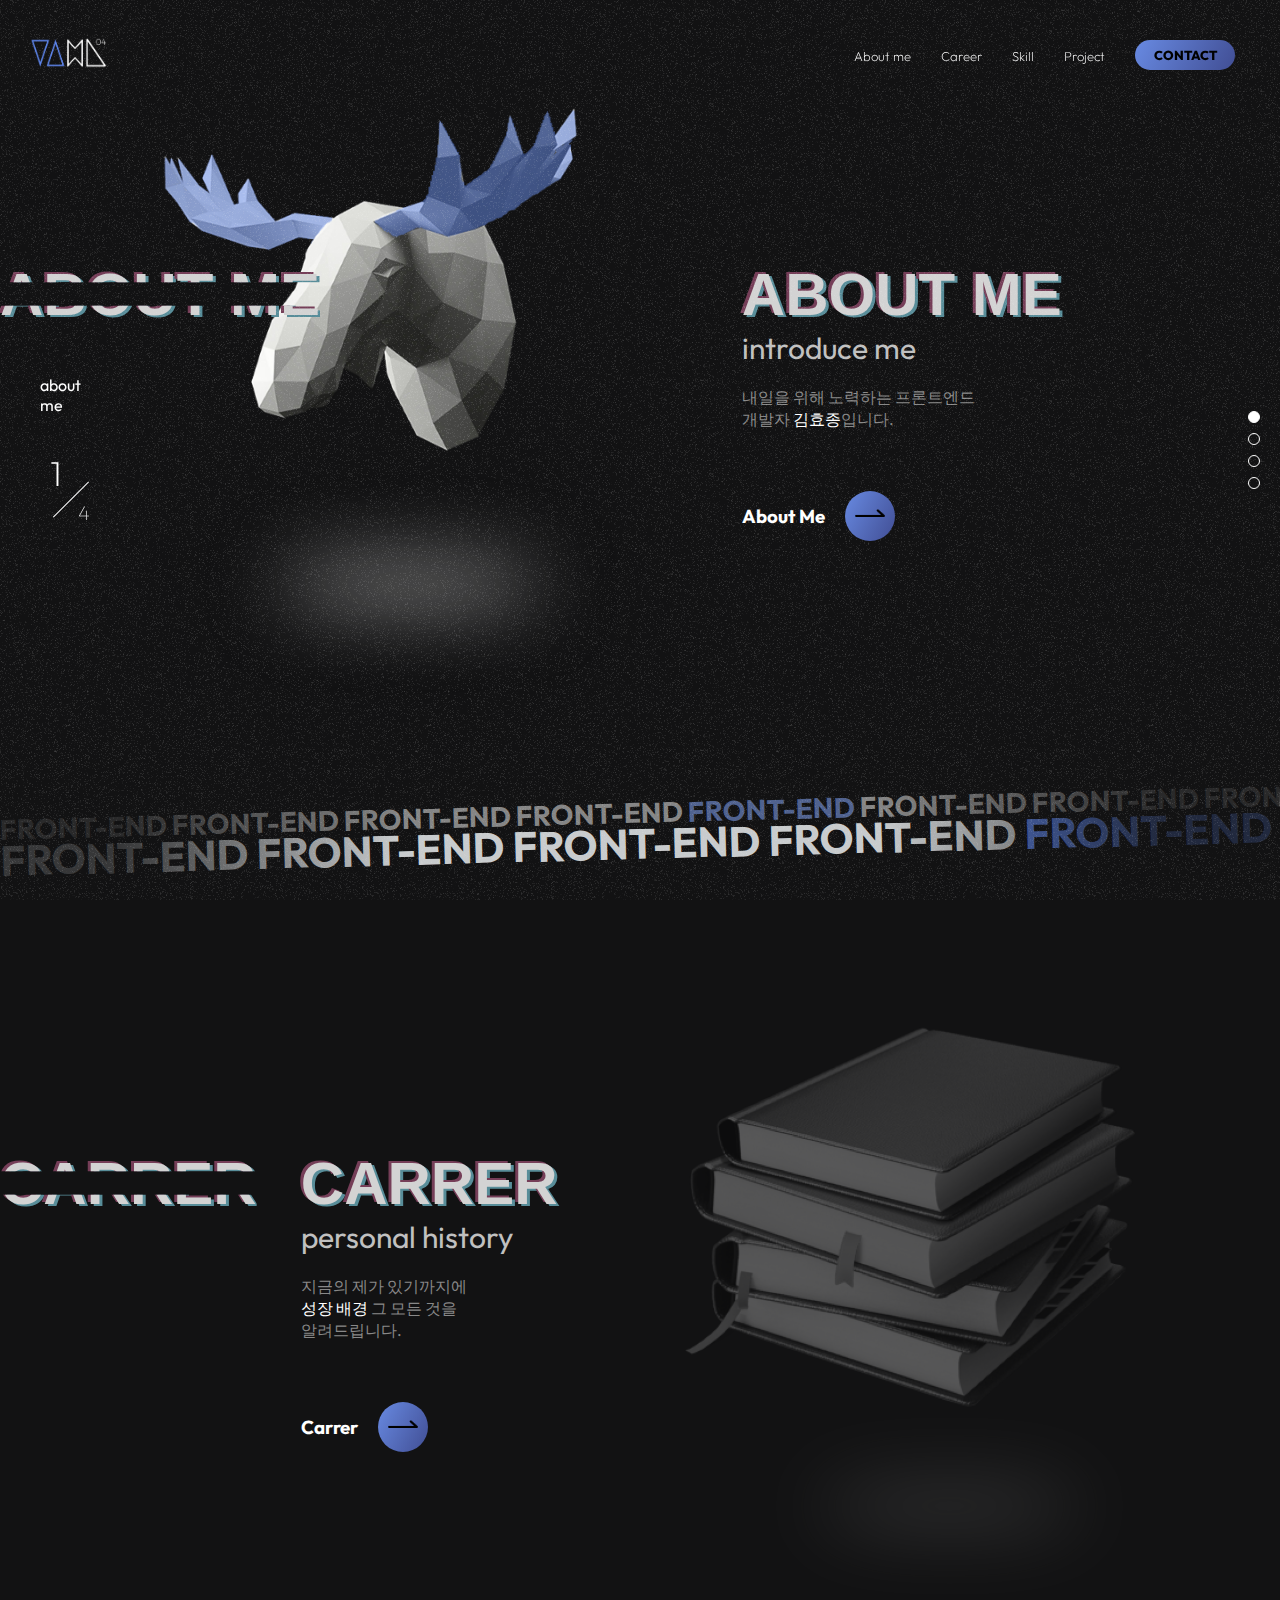
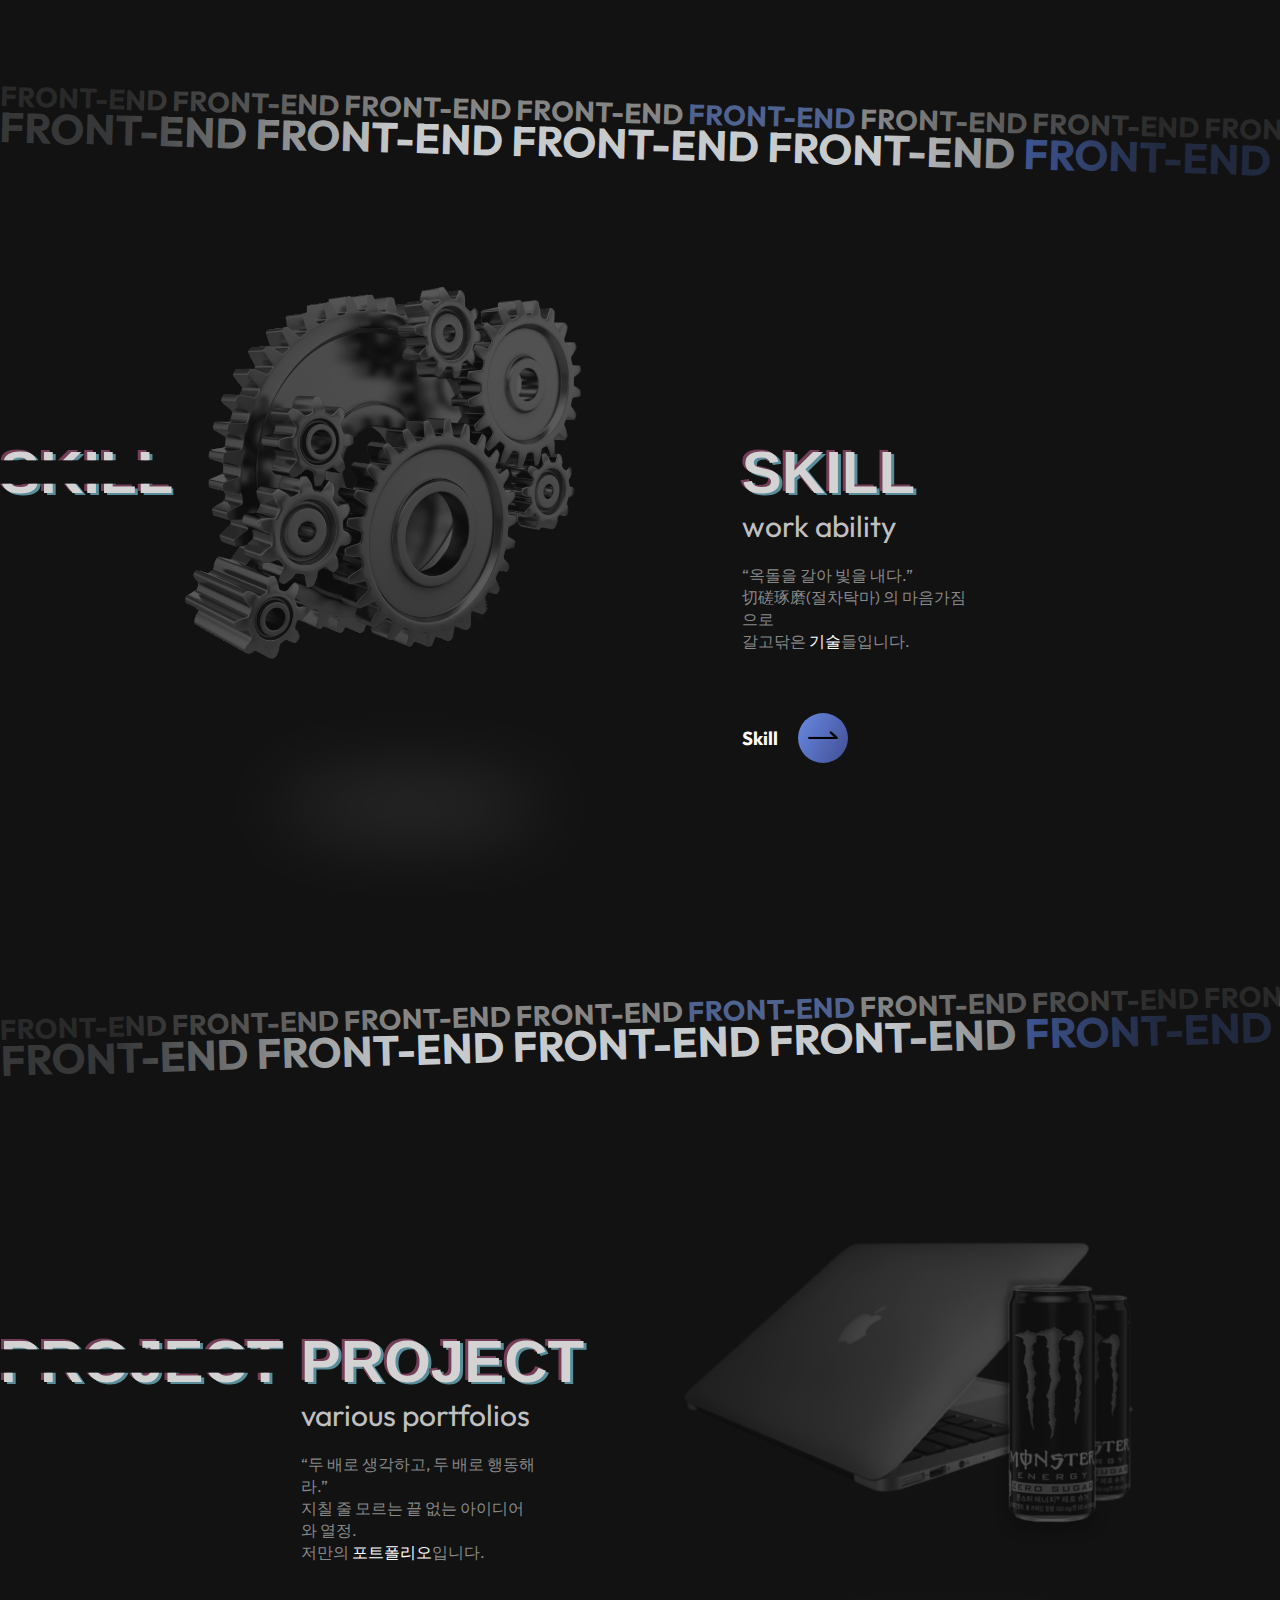
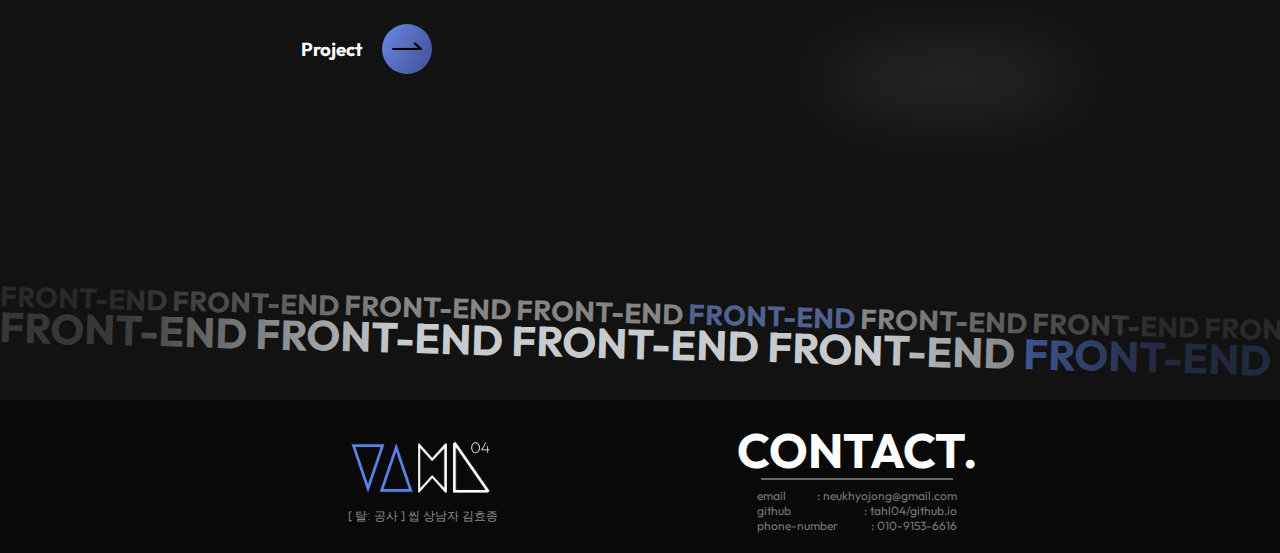
<file: index.html>
<!DOCTYPE html>
<html lang="en">
<head>
    <meta charset="UTF-8">
    <meta http-equiv="X-UA-Compatible" content="IE=edge">
    <meta name="viewport" content="width=device-width, initial-scale=1.0">
    <link rel="stylesheet" href="./css/common.css">
    <link rel="stylesheet" href="./css/main.css">
    <link href="./img/main/logo.png" rel="shortcut icon" type="image/x-icon">
    <title>TAHL04 &#91; 탈ː 공사	&#93;</title>
    <script defer src="./js/main.js"></script>
</head>
<body>


    
    <div class="noise"></div>



    
    <header>
        <a href="./index.html" class='main-icon'>
            <img src='./img/main/logo.png'>
        </a>
        <ul>
            <li><a href="./aboutme.html">About me</a></li>
            <li><a href="./carrer.html">Career</a></li>
            <li><a href="./skill.html">Skill</a></li>
            <li><a href="./project.html">Project</a></li>
            <li><a href="./email.html"><div class='btn-wrap'>CONTACT</div></a></li>
        </ul>
    </header>


    <div class='main'>


      <ol>
        <li><a class="active" href="#about-me"></a></li>
        <li><a href="#carrer"></a></li>
        <li><a href="#skill"></a></li>
        <li><a href="#project"></a></li>
      </ol>
      <div class='page'>
        <h4 class="pageName">about me</h4>
        <p class="pageNum">1</p>
        <span></span>
        <h5>4</h5>
      </div>

      <section id='about-me'>
        <div class='section-wrap'>
            <div class="t-img-wrap">
                <img class='title-img' src='./img/main/m1.png'>
                <div class="blur-shadow"></div>
            </div>
          <div class='title'>
            <div class="title-wrap">
                <h1 error="ABOUT ME">ABOUT&nbsp;ME</h1>
                <h2>introduce me</h2>
                <p>내일을 위해 노력하는 프론트엔드<br>개발자 <span>김효종</span>입니다.</p>
                <div class='link-wrap'>
                  <h3>About Me</h3>
                  <a href='./aboutme.html' class='won-btn'>
                    <img src='./img/main/go.png'>
                  </a>
                </div>
            </div>
          </div>
        </div>
        <div class='slide rotate1'>
            <h1>FRONT-END FRONT-END FRONT-END FRONT-END <span class='fa'>FRONT-END</span> FRONT-END FRONT-END FRONT-END FRONT-END FRONT-END FRONT-END <span class='fa'>FRONT-END</span> FRONT-END FRONT-END FRONT-END FRONT-END FRONT-END <span class='fa'>FRONT-END</span> FRONT-END FRONT-END FRONT-END FRONT-END <span class='fa'>FRONT-END</span> FRONT-END FRONT-END FRONT-END FRONT-END <span class='fa'>FRONT-END</span> FRONT-END FRONT-END FRONT-END FRONT-END <span class='fa'>FRONT-END</span> FRONT-END FRONT-END FRONT-END FRONT-END <span class='fa'>FRONT-END</span> FRONT-END FRONT-END FRONT-END FRONT-END <span class='fa'>FRONT-END</span> FRONT-END FRONT-END FRONT-END FRONT-END <span class='fa'>FRONT-END</span> FRONT-END FRONT-END FRONT-END FRONT-END <span class='fa'>FRONT-END</span> </h1>
	        <h2>FRONT-END FRONT-END FRONT-END FRONT-END <span class='fa'>FRONT-END</span> FRONT-END FRONT-END FRONT-END FRONT-END FRONT-END FRONT-END <span class='fa'>FRONT-END</span> FRONT-END FRONT-END FRONT-END FRONT-END FRONT-END <span class='fa'>FRONT-END</span> FRONT-END FRONT-END FRONT-END FRONT-END <span class='fa'>FRONT-END</span> FRONT-END FRONT-END FRONT-END FRONT-END <span class='fa'>FRONT-END</span> FRONT-END FRONT-END FRONT-END FRONT-END <span class='fa'>FRONT-END</span> </h2>
        </div>
      </section>


      <section id='carrer'>
        <div class='section-wrap'>
          <div class='title'>
            <div class="title-wrap">
                <h1 error="CARRER">CARRER</h1>
                <h2>personal history</h2>
                <p>지금의 제가 있기까지에<br>
                    <span>성장 배경</span> 그 모든 것을<br> 
                    알려드립니다.</p>
                <div class='link-wrap'>
                    <h3>Carrer</h3>
                    <a href='./carrer.html' class='won-btn'>
                        <img src='./img/main/go.png'>
                    </a>
                </div>
            </div>
        </div>
        
        <div class="t-img-wrap scrolls">
            <img class='title-img' src='./img/main/m2.png'>
            <div class="blur-shadow"></div>
        </div>
        </div>
        <div class='slide rotate2'>
            <h1>FRONT-END FRONT-END FRONT-END FRONT-END <span class='fa'>FRONT-END</span> FRONT-END FRONT-END FRONT-END FRONT-END FRONT-END FRONT-END <span class='fa'>FRONT-END</span> FRONT-END FRONT-END FRONT-END FRONT-END FRONT-END <span class='fa'>FRONT-END</span> FRONT-END FRONT-END FRONT-END FRONT-END <span class='fa'>FRONT-END</span> FRONT-END FRONT-END FRONT-END FRONT-END <span class='fa'>FRONT-END</span> FRONT-END FRONT-END FRONT-END FRONT-END <span class='fa'>FRONT-END</span> FRONT-END FRONT-END FRONT-END FRONT-END <span class='fa'>FRONT-END</span> FRONT-END FRONT-END FRONT-END FRONT-END <span class='fa'>FRONT-END</span> FRONT-END FRONT-END FRONT-END FRONT-END <span class='fa'>FRONT-END</span> FRONT-END FRONT-END FRONT-END FRONT-END <span class='fa'>FRONT-END</span> </h1>
	        <h2>FRONT-END FRONT-END FRONT-END FRONT-END <span class='fa'>FRONT-END</span> FRONT-END FRONT-END FRONT-END FRONT-END FRONT-END FRONT-END <span class='fa'>FRONT-END</span> FRONT-END FRONT-END FRONT-END FRONT-END FRONT-END <span class='fa'>FRONT-END</span> FRONT-END FRONT-END FRONT-END FRONT-END <span class='fa'>FRONT-END</span> FRONT-END FRONT-END FRONT-END FRONT-END <span class='fa'>FRONT-END</span> FRONT-END FRONT-END FRONT-END FRONT-END <span class='fa'>FRONT-END</span> </h2>
        </div>
      </section>


      <section id='skill'>
        <div class='section-wrap '>
            <div class="t-img-wrap scrolls">
                <img class='title-img' src='./img/main/m3.png'>
                <div class="blur-shadow"></div>
            </div>
          <div class='title'>
            <div class="title-wrap">
                <h1 error="SKILL">SKILL</h1>
                <h2>work ability</h2>
                <p>“옥돌을 갈아 빛을 내다.”<br>
                    切磋琢磨(절차탁마) 의 마음가짐으로<br>
                    갈고닦은 <span>기술</span>들입니다.</p>
                <div class='link-wrap'>
                  <h3>Skill</h3>
                  <a href='./skill.html' class='won-btn'>
                    <img src='./img/main/go.png'>
                  </a>
                </div>
            </div>
          </div>
        </div>
        <div class='slide rotate1'>
            <h1>FRONT-END FRONT-END FRONT-END FRONT-END <span class='fa'>FRONT-END</span> FRONT-END FRONT-END FRONT-END FRONT-END FRONT-END FRONT-END <span class='fa'>FRONT-END</span> FRONT-END FRONT-END FRONT-END FRONT-END FRONT-END <span class='fa'>FRONT-END</span> FRONT-END FRONT-END FRONT-END FRONT-END <span class='fa'>FRONT-END</span> FRONT-END FRONT-END FRONT-END FRONT-END <span class='fa'>FRONT-END</span> FRONT-END FRONT-END FRONT-END FRONT-END <span class='fa'>FRONT-END</span> FRONT-END FRONT-END FRONT-END FRONT-END <span class='fa'>FRONT-END</span> FRONT-END FRONT-END FRONT-END FRONT-END <span class='fa'>FRONT-END</span> FRONT-END FRONT-END FRONT-END FRONT-END <span class='fa'>FRONT-END</span> FRONT-END FRONT-END FRONT-END FRONT-END <span class='fa'>FRONT-END</span> </h1>
	        <h2>FRONT-END FRONT-END FRONT-END FRONT-END <span class='fa'>FRONT-END</span> FRONT-END FRONT-END FRONT-END FRONT-END FRONT-END FRONT-END <span class='fa'>FRONT-END</span> FRONT-END FRONT-END FRONT-END FRONT-END FRONT-END <span class='fa'>FRONT-END</span> FRONT-END FRONT-END FRONT-END FRONT-END <span class='fa'>FRONT-END</span> FRONT-END FRONT-END FRONT-END FRONT-END <span class='fa'>FRONT-END</span> FRONT-END FRONT-END FRONT-END FRONT-END <span class='fa'>FRONT-END</span> </h2>
        </div>
      </section>


      <section id='project'>
        <div class='section-wrap'>
          <div class='title'>
            
            <div class="title-wrap">
                <h1 error="PROJECT">PROJECT</h1>
                <h2>various portfolios</h2>
                <p>“두 배로 생각하고, 두 배로 행동해라.”<br> 
                    지칠 줄 모르는 끝 없는 아이디어와 열정.<br> 
                    저만의 <span>포트폴리오</span>입니다.</p>
                <div class='link-wrap'>
                  <h3>Project</h3>
                  <a href='./project.html' class='won-btn'>
                    <img src='./img/main/go.png'>
                  </a>
                </div>
            </div>
          </div>
          
          <div class="t-img-wrap scrolls">
            <img class='title-img' src='./img/main/m4.png'>
            <div class="blur-shadow"></div>
        </div>
        </div>
        <div class='slide rotate2'>
            <h1>FRONT-END FRONT-END FRONT-END FRONT-END <span class='fa'>FRONT-END</span> FRONT-END FRONT-END FRONT-END FRONT-END FRONT-END FRONT-END <span class='fa'>FRONT-END</span> FRONT-END FRONT-END FRONT-END FRONT-END FRONT-END <span class='fa'>FRONT-END</span> FRONT-END FRONT-END FRONT-END FRONT-END <span class='fa'>FRONT-END</span> FRONT-END FRONT-END FRONT-END FRONT-END <span class='fa'>FRONT-END</span> FRONT-END FRONT-END FRONT-END FRONT-END <span class='fa'>FRONT-END</span> FRONT-END FRONT-END FRONT-END FRONT-END <span class='fa'>FRONT-END</span> FRONT-END FRONT-END FRONT-END FRONT-END <span class='fa'>FRONT-END</span> FRONT-END FRONT-END FRONT-END FRONT-END <span class='fa'>FRONT-END</span> FRONT-END FRONT-END FRONT-END FRONT-END <span class='fa'>FRONT-END</span> </h1>
	        <h2>FRONT-END FRONT-END FRONT-END FRONT-END <span class='fa'>FRONT-END</span> FRONT-END FRONT-END FRONT-END FRONT-END FRONT-END FRONT-END <span class='fa'>FRONT-END</span> FRONT-END FRONT-END FRONT-END FRONT-END FRONT-END <span class='fa'>FRONT-END</span> FRONT-END FRONT-END FRONT-END FRONT-END <span class='fa'>FRONT-END</span> FRONT-END FRONT-END FRONT-END FRONT-END <span class='fa'>FRONT-END</span> FRONT-END FRONT-END FRONT-END FRONT-END <span class='fa'>FRONT-END</span> </h2>
        </div>
      </section>





      
      <!-- <Footer/> -->
      <footer>
        <div class='footer-wrap'>
          <div class='logo-wrap'>
            <img src='./img/main/logo.png'>
            <p>&#91; 탈ː 공사	&#93; 씹 상남자 김효종</p>
          </div>
          <div class='contact'>
            <h1>CONTACT.</h1>
            <nav>
              <p>email</p>
              <p> : neukhyojong@gmail.com</p>
            </nav>
            <nav>
              <p>github</p>
              <p> : tahl04/github.io</p>
            </nav>
            <nav>
              <p>phone-number</p>
              <p> : 010-9153-6616</p>
            </nav>
          </div>
        </div>
      </footer>
    </div>
</body>
</html>
</file>
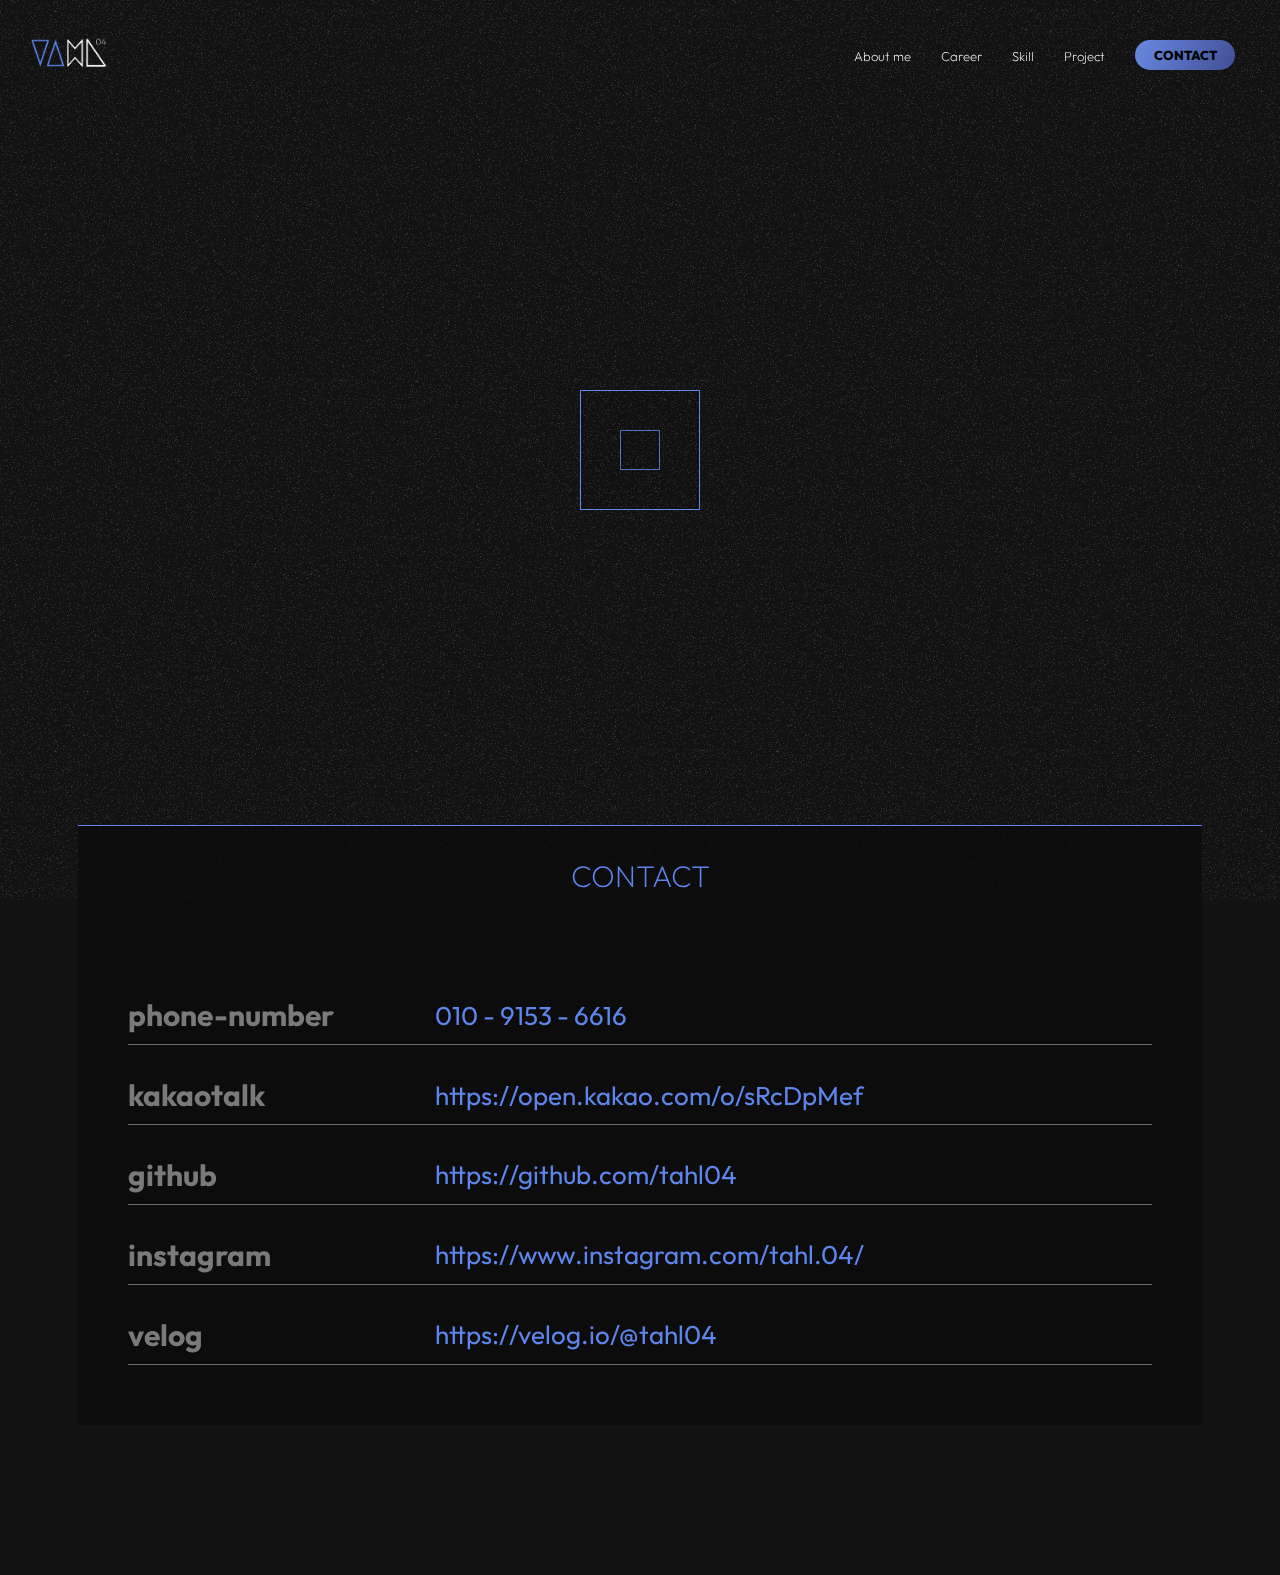
<file: email.html>
<!DOCTYPE html>
<html lang="en">
<head>
    <meta charset="UTF-8">
    <meta http-equiv="X-UA-Compatible" content="IE=edge">
    <meta name="viewport" content="width=device-width, initial-scale=1.0">
    <link href="https://ifh.cc/g/45Cxyo.png" rel="shortcut icon" type="image/x-icon">
    <title>email</title>
    <link rel="stylesheet" href="./css/common.css"> 
    <link rel="stylesheet" href="./css/email.css"> 
</head>
<body>
    <header>
        <a href="./index.html" class='main-icon'>
            <img src='./img/main/logo.png'>
        </a>
        <ul>
            <li><a href="./aboutme.html">About me</a></li>
            <li><a href="./carrer.html">Career</a></li>
            <li><a href="./skill.html">Skill</a></li>
            <li><a href="./project.html">Project</a></li>
            <li><a href="#"><div class='btn-wrap'>CONTACT</div></a></li>
        </ul>
    </header>


    <div class="fx-wrap">
        <div class="noise"></div>
        <div class="scene">
            <div class="cubes">
            <div class="cube"><i></i><i></i><i></i><i></i><i></i><i></i></div>
            <div class="cube"><i></i><i></i><i></i><i></i><i></i><i></i></div>
            <div class="cube"><i></i><i></i><i></i><i></i><i></i><i></i></div>
            <div class="cube"><i></i><i></i><i></i><i></i><i></i><i></i></div>
            <div class="cube"><i></i><i></i><i></i><i></i><i></i><i></i></div>
            <div class="cube"><i></i><i></i><i></i><i></i><i></i><i></i></div>
            <div class="cube"><i></i><i></i><i></i><i></i><i></i><i></i></div>
            <div class="cube"><i></i><i></i><i></i><i></i><i></i><i></i></div>
            <div class="cube"><i></i><i></i><i></i><i></i><i></i><i></i></div>
            <div class="cube"><i></i><i></i><i></i><i></i><i></i><i></i></div>
            <div class="cube"><i></i><i></i><i></i><i></i><i></i><i></i></div>
            <div class="cube"><i></i><i></i><i></i><i></i><i></i><i></i></div>
            <div class="cube"><i></i><i></i><i></i><i></i><i></i><i></i></div>
            <div class="cube"><i></i><i></i><i></i><i></i><i></i><i></i></div>
            <div class="cube"><i></i><i></i><i></i><i></i><i></i><i></i></div>
            <div class="cube"><i></i><i></i><i></i><i></i><i></i><i></i></div>
            <div class="cube"><i></i><i></i><i></i><i></i><i></i><i></i></div>
            <div class="cube"><i></i><i></i><i></i><i></i><i></i><i></i></div>
            <div class="cube"><i></i><i></i><i></i><i></i><i></i><i></i></div>
            <div class="cube"><i></i><i></i><i></i><i></i><i></i><i></i></div>
            <div class="cube"><i></i><i></i><i></i><i></i><i></i><i></i></div>
            <div class="cube"><i></i><i></i><i></i><i></i><i></i><i></i></div>
            <div class="cube"><i></i><i></i><i></i><i></i><i></i><i></i></div>
            <div class="cube"><i></i><i></i><i></i><i></i><i></i><i></i></div>
            <div class="cube"><i></i><i></i><i></i><i></i><i></i><i></i></div>
            <div class="cube"><i></i><i></i><i></i><i></i><i></i><i></i></div>
            <div class="cube"><i></i><i></i><i></i><i></i><i></i><i></i></div>
            <div class="cube"><i></i><i></i><i></i><i></i><i></i><i></i></div>
            <div class="cube"><i></i><i></i><i></i><i></i><i></i><i></i></div>
            <div class="cube"><i></i><i></i><i></i><i></i><i></i><i></i></div>
            <div class="cube"><i></i><i></i><i></i><i></i><i></i><i></i></div>
            <div class="cube"><i></i><i></i><i></i><i></i><i></i><i></i></div>
            <div class="cube"><i></i><i></i><i></i><i></i><i></i><i></i></div>
            <div class="cube"><i></i><i></i><i></i><i></i><i></i><i></i></div>
            <div class="cube"><i></i><i></i><i></i><i></i><i></i><i></i></div>
            <div class="cube"><i></i><i></i><i></i><i></i><i></i><i></i></div>
            <div class="cube"><i></i><i></i><i></i><i></i><i></i><i></i></div>
            <div class="cube"><i></i><i></i><i></i><i></i><i></i><i></i></div>
            <div class="cube"><i></i><i></i><i></i><i></i><i></i><i></i></div>
            <div class="cube"><i></i><i></i><i></i><i></i><i></i><i></i></div>
            <div class="cube"><i></i><i></i><i></i><i></i><i></i><i></i></div>
            <div class="cube"><i></i><i></i><i></i><i></i><i></i><i></i></div>
            <div class="cube"><i></i><i></i><i></i><i></i><i></i><i></i></div>
            <div class="cube"><i></i><i></i><i></i><i></i><i></i><i></i></div>
            <div class="cube"><i></i><i></i><i></i><i></i><i></i><i></i></div>
            <div class="cube"><i></i><i></i><i></i><i></i><i></i><i></i></div>
            <div class="cube"><i></i><i></i><i></i><i></i><i></i><i></i></div>
            <div class="cube"><i></i><i></i><i></i><i></i><i></i><i></i></div>
            <div class="cube"><i></i><i></i><i></i><i></i><i></i><i></i></div>
            <div class="cube"><i></i><i></i><i></i><i></i><i></i><i></i></div>
            <div class="cube"><i></i><i></i><i></i><i></i><i></i><i></i></div>
            <div class="cube"><i></i><i></i><i></i><i></i><i></i><i></i></div>
            <div class="cube"><i></i><i></i><i></i><i></i><i></i><i></i></div>
            <div class="cube"><i></i><i></i><i></i><i></i><i></i><i></i></div>
            <div class="cube"><i></i><i></i><i></i><i></i><i></i><i></i></div>
            <div class="cube"><i></i><i></i><i></i><i></i><i></i><i></i></div>
            <div class="cube"><i></i><i></i><i></i><i></i><i></i><i></i></div>
            <div class="cube"><i></i><i></i><i></i><i></i><i></i><i></i></div>
            <div class="cube"><i></i><i></i><i></i><i></i><i></i><i></i></div>
            <div class="cube"><i></i><i></i><i></i><i></i><i></i><i></i></div>
            <div class="cube"><i></i><i></i><i></i><i></i><i></i><i></i></div>
            <div class="cube"><i></i><i></i><i></i><i></i><i></i><i></i></div>
            <div class="cube"><i></i><i></i><i></i><i></i><i></i><i></i></div>
            <div class="cube"><i></i><i></i><i></i><i></i><i></i><i></i></div>
            <div class="cube"><i></i><i></i><i></i><i></i><i></i><i></i></div>
            <div class="cube"><i></i><i></i><i></i><i></i><i></i><i></i></div>
            <div class="cube"><i></i><i></i><i></i><i></i><i></i><i></i></div>
            <div class="cube"><i></i><i></i><i></i><i></i><i></i><i></i></div>
            <div class="cube"><i></i><i></i><i></i><i></i><i></i><i></i></div>
            <div class="cube"><i></i><i></i><i></i><i></i><i></i><i></i></div>
            <div class="cube"><i></i><i></i><i></i><i></i><i></i><i></i></div>
            <div class="cube"><i></i><i></i><i></i><i></i><i></i><i></i></div>
            <div class="cube"><i></i><i></i><i></i><i></i><i></i><i></i></div>
            <div class="cube"><i></i><i></i><i></i><i></i><i></i><i></i></div>
            <div class="cube"><i></i><i></i><i></i><i></i><i></i><i></i></div>
            <div class="cube"><i></i><i></i><i></i><i></i><i></i><i></i></div>
            <div class="cube"><i></i><i></i><i></i><i></i><i></i><i></i></div>
            <div class="cube"><i></i><i></i><i></i><i></i><i></i><i></i></div>
            <div class="cube"><i></i><i></i><i></i><i></i><i></i><i></i></div>
            <div class="cube"><i></i><i></i><i></i><i></i><i></i><i></i></div>
            <div class="cube"><i></i><i></i><i></i><i></i><i></i><i></i></div>
            <div class="cube"><i></i><i></i><i></i><i></i><i></i><i></i></div>
            <div class="cube"><i></i><i></i><i></i><i></i><i></i><i></i></div>
            <div class="cube"><i></i><i></i><i></i><i></i><i></i><i></i></div>
            <div class="cube"><i></i><i></i><i></i><i></i><i></i><i></i></div>
            <div class="cube"><i></i><i></i><i></i><i></i><i></i><i></i></div>
            <div class="cube"><i></i><i></i><i></i><i></i><i></i><i></i></div>
            <div class="cube"><i></i><i></i><i></i><i></i><i></i><i></i></div>
            <div class="cube"><i></i><i></i><i></i><i></i><i></i><i></i></div>
            <div class="cube"><i></i><i></i><i></i><i></i><i></i><i></i></div>
            <div class="cube"><i></i><i></i><i></i><i></i><i></i><i></i></div>
            <div class="cube"><i></i><i></i><i></i><i></i><i></i><i></i></div>
            <div class="cube"><i></i><i></i><i></i><i></i><i></i><i></i></div>
            <div class="cube"><i></i><i></i><i></i><i></i><i></i><i></i></div>
            <div class="cube"><i></i><i></i><i></i><i></i><i></i><i></i></div>
            <div class="cube"><i></i><i></i><i></i><i></i><i></i><i></i></div>
            <div class="cube"><i></i><i></i><i></i><i></i><i></i><i></i></div>
            <div class="cube"><i></i><i></i><i></i><i></i><i></i><i></i></div>
            <div class="mainCube"><i></i><i></i><i></i><i></i><i></i><i></i></div>
            </div>
        </div>
    </div>
    

        <section>
        </section>
        <section id="email-box">
            <div class="email-wrap">
                <div class="mail-top">
                    <h2>CONTACT</h2>
                </div>
                <div class="mail-bottom">
                    <div class="con-wrap">
                        <ul>
                            <li>
                                <h2>phone-number</h2>
                                <span>010 - 9153 - 6616</span>
                            </li>
                            <li>
                                <h2>kakaotalk</h2>
                                <span><a href="https://open.kakao.com/o/sRcDpMef"  target="_blank">https://open.kakao.com/o/sRcDpMef</a></span>
                            </li>
                            <li>
                                <h2>github</h2>
                                <span><a href="https://github.com/tahl04"  target="_blank">https://github.com/tahl04</a></span>
                            </li>
                            <li>
                                <h2>instagram</h2>
                                <span><a href="https://www.instagram.com/tahl.04/"  target="_blank">https://www.instagram.com/tahl.04/</a></span>
                            </li>
                            <li>
                                <h2>velog</h2>
                                <span><a href="https://velog.io/@tahl04"  target="_blank">https://velog.io/@tahl04</a></span>
                            </li>
                        </ul>
                    </div>
                </div>
            </div>
        </section>
</body>
</html>
</file>
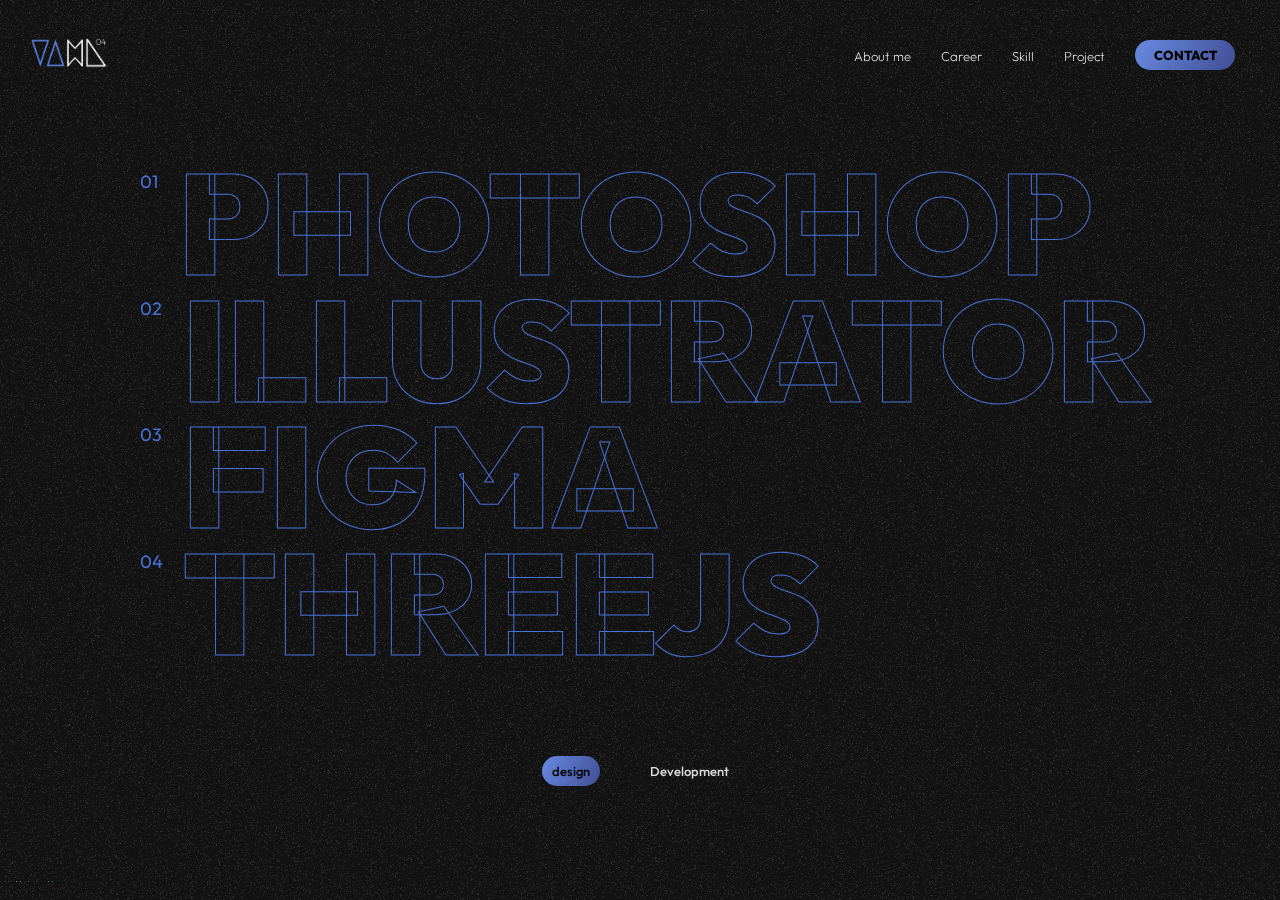
<file: skill.html>
<!DOCTYPE html>
<html lang="en">
<head>
    <meta charset="UTF-8">
    <meta http-equiv="X-UA-Compatible" content="IE=edge">
    <meta name="viewport" content="width=device-width, initial-scale=1.0">
    <title>skill</title>
    <link href="https://ifh.cc/g/KmZmbY.png" rel="shortcut icon" type="image/x-icon">
    <link rel="stylesheet" href="./css/common.css">
    <link rel="stylesheet" href="./css/skill.css">
    <script src="./js/skill.js" defer></script>
</head>
<body>
    
    <div class="noise"></div>

    <header>
        <a href="./index.html" class='main-icon'>
            <img src='./img/main/logo.png'>
        </a>
        <ul>
            <li><a href="./aboutme.html">About me</a></li>
            <li><a href="./carrer.html">Career</a></li>
            <li><a href="#">Skill</a></li>
            <li><a href="./project.html">Project</a></li>
            <li><a href="./email.html"><div class='btn-wrap'>CONTACT</div></a></li>
        </ul>
    </header>

    
    <div id="skill">
        <div class="skill-wrap">
            <ul class="des">
                <img src="./img/skill/dev1.png" class="skill-icon1"></img>
                <li>
                    <p>01</p>
                    <h2>PHOTOSHOP</h2>
                </li>
                <li>
                    <p>02</p>
                    <h2>ILLUSTRATOR</h2>
                </li>
                <li>
                    <p>03</p>
                    <h2>FIGMA</h2>
                </li>
                <li>
                    <p>04</p>
                    <h2>THREEJS</h2>
                </li>
            </ul>
            <ul class="dev empty">
                <img src="./img/skill/dev1.png" class="skill-icon2"></img>
                <li>
                    <p>01</p>
                    <h2>HTML</h2>
                </li>
                <li>
                    <p>02</p>
                    <h2>CSS</h2>
                </li>
                <li>
                    <p>03</p>
                    <h2>SCSS</h2>
                </li>
                <li>
                    <p>04</p>
                    <h2>JAVASCRIPT</h2>
                </li>
                <li>
                    <p>05</p>
                    <h2>JQUERY</h2>
                </li>
                <li>
                    <p>06</p>
                    <h2>REACT</h2>
                </li>
                <li>
                    <p>07</p>
                    <h2>NEXTJS</h2>
                </li>
                <li>
                    <p>08</p>
                    <h2>NODEJS</h2>
                </li>
                <li>
                    <p>09</p>
                    <h2>TYPESCRIPT</h2>
                </li>
                <li>
                    <p>10</p>
                    <h2>PHP</h2>
                </li>
                <li>
                    <p>11</p>
                    <h2>MYSQL</h2>
                </li>
            </ul>
        </div>
        <div class="btn-box">
            <div class="btn-ul active">
                design
            </div>
            <div class="btn-ul">
                Development
            </div>
        </div>
    </div>

<!-- 이미지 가라로 선 업로드ㅋㅋ -->
    <img src="./img/skill/des1.png" style="width: 1px; height: 1px;">
    <img src="./img/skill/des2.png" style="width: 1px; height: 1px;">
    <img src="./img/skill/des3.png" style="width: 1px; height: 1px;">
    <img src="./img/skill/des4.png" style="width: 1px; height: 1px;">
    <img src="./img/skill/dev1.png" style="width: 1px; height: 1px;">
    <img src="./img/skill/dev2.png" style="width: 1px; height: 1px;">
    <img src="./img/skill/dev3.png" style="width: 1px; height: 1px;">
    <img src="./img/skill/dev4.png" style="width: 1px; height: 1px;">
    <img src="./img/skill/dev5.png" style="width: 1px; height: 1px;">
    <img src="./img/skill/dev6.png" style="width: 1px; height: 1px;">
    <img src="./img/skill/dev7.png" style="width: 1px; height: 1px;">
    <img src="./img/skill/dev8.png" style="width: 1px; height: 1px;">
    <img src="./img/skill/dev9.png" style="width: 1px; height: 1px;">
    <img src="./img/skill/dev10.png" style="width: 1px; height: 1px;">
    <img src="./img/skill/dev11.png" style="width: 1px; height: 1px;">
</body>
</html>
</file>
<file: css/common.css>
@import url("https://fonts.googleapis.com/css2?family=Outfit:wght@100;200;300;400;500;600;700;800;900&display=swap");
* {
  font-family: "Outfit", sans-serif;
  box-sizing: border-box;
}

html, body, div, span, iframe, h1, h2, h3, h4, h5, h6, p, a, img, ul, li, ol, nav, video, figure, canvas, section {
  margin: 0;
  padding: 0;
}

a {
  text-decoration: none;
}

ol, ul {
  list-style: none;
}

@keyframes noise {
  0% {
    transform: rotateX(0deg);
  }
  50% {
    transform: rotateX(180deg);
  }
  100% {
    transform: rotateX(0deg);
  }
}
::-webkit-scrollbar {
  width: 10px;
}

::-webkit-scrollbar-track {
  background-color: #121213;
}

::-webkit-scrollbar-thumb {
  background-color: #5E85EB;
  border-radius: 5px;
  border: 3px solid #121213;
}

.noise {
  width: 100%;
  height: 100%;
  position: fixed;
  top: 0;
  left: 0;
  z-index: 50;
  background-image: url(../img/noise.png);
  animation: noise 0.2s step-start infinite;
  opacity: 0.23;
}

header {
  z-index: 999;
  position: fixed;
  width: 100%;
  height: 50px;
  top: 30px;
  padding: 0 30px;
  display: flex;
  justify-content: space-between;
  align-items: center;
}
header .main-icon img {
  width: 80px;
}
header ul {
  display: flex;
  justify-content: space-around;
  align-items: center;
}
header ul li {
  padding: 0 15px;
}
header ul li a {
  font-size: 13px;
  font-weight: 200;
  color: #fff;
}
header ul li a .btn-wrap {
  width: 100px;
  height: 30px;
  border-radius: 15px;
  background: linear-gradient(118deg, rgb(104, 138, 226) 0%, rgb(65, 78, 148) 100%);
  color: #000;
  font-weight: 800;
  font-size: 13px;
  display: flex;
  justify-content: center;
  align-items: center;
}

footer {
  width: 100%;
  background-color: #09090A;
  padding: 20px;
  display: flex;
  justify-content: center;
  align-items: center;
}
footer .footer-wrap {
  width: 70%;
  display: flex;
  justify-content: space-around;
  align-items: center;
}
footer .footer-wrap .logo-wrap {
  width: 200px;
  display: flex;
  justify-content: center;
  align-items: center;
  flex-direction: column;
}
footer .footer-wrap .logo-wrap img {
  height: 80px;
}
footer .footer-wrap .logo-wrap p {
  font-size: 12px;
  color: #948989;
}
footer .footer-wrap .contact {
  width: 200px;
  display: flex;
  justify-content: flex-start;
  align-items: center;
  flex-direction: column;
}
footer .footer-wrap .contact h1 {
  margin-bottom: 8px;
  font-size: 48px;
  color: #fff;
  position: relative;
}
footer .footer-wrap .contact h1:before {
  content: "";
  height: 2px;
  width: 80%;
  background-color: #666666;
  position: absolute;
  bottom: 0px;
  left: 50%;
  transform: translateX(-50%);
}
footer .footer-wrap .contact nav {
  width: 100%;
  display: flex;
  justify-content: space-between;
  align-items: center;
}
footer .footer-wrap .contact nav p {
  font-size: 12px;
  color: #7c7777;
}

@media screen and (max-width: 767px) {
  header {
    padding: 0 5px;
  }
  header .main-icon img {
    width: 70px;
  }
  header ul {
    display: flex;
    justify-content: space-around;
    align-items: center;
  }
  header ul li {
    padding: 0 8px;
  }
  header ul li a {
    font-size: 11px;
    font-weight: 200;
  }
  header ul li a .btn-wrap {
    width: 80px;
    height: 25px;
    border-radius: 15px;
    background: linear-gradient(118deg, rgb(104, 138, 226) 0%, rgb(65, 78, 148) 100%);
    color: #000;
    font-weight: 800;
    font-size: 11px;
    display: flex;
    justify-content: center;
    align-items: center;
  }
  footer {
    width: 100%;
    background-color: #09090A;
    padding: 20px 5px;
    display: flex;
    justify-content: center;
    align-items: center;
  }
  footer .footer-wrap {
    width: 100%;
    display: flex;
    justify-content: space-around;
    align-items: center;
  }
  footer .footer-wrap .logo-wrap {
    width: 100px;
    display: flex;
    justify-content: center;
    align-items: center;
    flex-direction: column;
  }
  footer .footer-wrap .logo-wrap img {
    height: 60px;
  }
  footer .footer-wrap .logo-wrap p {
    font-size: 12px;
    color: #4D4949;
  }
  footer .footer-wrap .contact {
    width: 200px;
    display: flex;
    justify-content: flex-start;
    align-items: center;
    flex-direction: column;
  }
  footer .footer-wrap .contact h1 {
    margin-bottom: 8px;
    font-size: 40px;
    color: #fff;
    position: relative;
  }
  footer .footer-wrap .contact h1:before {
    content: "";
    height: 2px;
    width: 80%;
    background-color: #666666;
    position: absolute;
    bottom: 0px;
    left: 50%;
    transform: translateX(-50%);
  }
  footer .footer-wrap .contact nav {
    width: 100%;
    display: flex;
    justify-content: space-between;
    align-items: center;
  }
  footer .footer-wrap .contact nav p {
    font-size: 12px;
    color: #4D4949;
  }
}/*# sourceMappingURL=common.css.map */
</file>
<file: css/main.css>
html {
  scroll-behavior: smooth;
}

@keyframes upDown {
  0% {
    transform: translateY(7px);
  }
  50% {
    transform: translateY(-7px);
  }
  100% {
    transform: translateY(7px);
  }
}
.rotate1 {
  transform: rotate(-1.5deg);
}

.rotate2 {
  transform: rotate(1.5deg);
}

@keyframes blurShadow {
  0% {
    width: 60%;
    height: 40px;
    filter: blur(38px);
    transform: translateY(-100px);
    background-color: rgb(122, 122, 122);
  }
  50% {
    width: 40%;
    height: 20px;
    filter: blur(42px);
    transform: translateY(-90px);
    background-color: rgb(85, 85, 85);
  }
  100% {
    width: 60%;
    height: 40px;
    filter: blur(38px);
    transform: translateY(-100px);
    background-color: rgb(122, 122, 122);
  }
}
@keyframes glitchTop {
  2%, 64% {
    transform: translate(2px, -2px);
  }
  4%, 60% {
    transform: translate(-2px, 2px);
  }
  62% {
    transform: translate(13px, -1px) skew(-13deg);
  }
}
@keyframes glitch {
  2%, 64% {
    transform: translate(2px, 0) skew(0deg);
  }
  4%, 60% {
    transform: translate(-2px, 0) skew(0deg);
  }
  62% {
    transform: translate(0, 0) skew(5deg);
  }
}
@keyframes glitchBotom {
  2%, 64% {
    transform: translate(-2px, 0);
  }
  4%, 60% {
    transform: translate(-2px, 0);
  }
  62% {
    transform: translate(-22px, 5px) skew(21deg);
  }
}
@keyframes marquee {
  0% {
    transform: translate(0%, 0);
    opacity: 0;
  }
  10% {
    opacity: 1;
  }
  90% {
    opacity: 1;
  }
  100% {
    transform: translate(-141.5vw, 0);
    opacity: 0;
  }
}
@keyframes marquee1 {
  0% {
    transform: translate(-141.5vw, 0);
    opacity: 0;
  }
  10% {
    opacity: 1;
  }
  90% {
    opacity: 1;
  }
  100% {
    transform: translate(0%, 0);
    opacity: 0;
  }
}
@keyframes fade-in-bottom {
  0% {
    filter: grayscale(1);
    opacity: 0.3;
  }
  100% {
    filter: grayscale(0);
    opacity: 1;
  }
}
.scrolls {
  filter: grayscale(1);
  opacity: 0.3;
  transition: 0.3s;
}

.scrolls.scrolled {
  transition: 0.3s;
  filter: grayscale(0);
  opacity: 1;
  animation: fade-in-bottom 1s ease-in-out both;
}

.main {
  overflow: hidden;
  width: 100%;
  background-color: #121213;
  display: flex;
  justify-content: space-around;
  align-items: center;
  flex-direction: column;
}
.main ol {
  z-index: 101;
  position: fixed;
  right: 20px;
  top: 50%;
  transform: translateY(-50%);
}
.main ol li a {
  display: block;
  width: 12px;
  height: 12px;
  border-radius: 50%;
  border: 1px solid #fff;
  margin: 10px 0;
}
.main ol li a.active {
  background-color: #fff;
}
.main ol .marker {
  content: "";
  position: absolute;
  bottom: 1.2rem;
  left: 50%;
  width: 0%;
  height: 3px;
  background-color: purple;
  transition: 0.2s;
}
.main .page {
  z-index: 99;
  width: 50px;
  height: 150px;
  position: fixed;
  top: 50%;
  transform: translateY(-50%);
  left: 40px;
}
.main .page h4 {
  top: 0;
  left: 0;
  color: #fff;
  position: absolute;
  font-weight: 400;
}
.main .page p {
  position: absolute;
  color: #fff;
  bottom: 30px;
  left: 10px;
  font-size: 35px;
  font-weight: 200;
}
.main .page span {
  bottom: 25px;
  left: 6px;
  width: 50px;
  height: 1px;
  background-color: #fff;
  transform: rotate(135deg);
  position: absolute;
}
.main .page h5 {
  font-weight: 100;
  font-size: 20px;
  bottom: 0;
  right: 0;
  color: #fff;
  position: absolute;
}
.main section {
  position: relative;
  height: 900px;
  display: flex;
  justify-content: space-between;
  align-items: center;
  flex-direction: column;
}
.main section .section-wrap {
  height: calc(100% - 100px);
  max-width: 1620px;
  padding: 0 150px;
  display: flex;
  justify-content: flex-start;
  align-items: center;
}
.main section .section-wrap .t-img-wrap {
  width: 45%;
  height: 100%;
  display: flex;
  justify-content: space-around;
  align-items: center;
  flex-direction: column;
}
.main section .section-wrap .t-img-wrap .title-img {
  width: calc(60% + 200px);
  animation: upDown 3s infinite;
}
.main section .section-wrap .t-img-wrap .blur-shadow {
  animation: blurShadow 3s infinite;
  width: 60%;
  background-color: rgb(145, 145, 145);
  height: 40px;
  border-radius: 50%;
  filter: blur(38px);
  margin-left: 80px;
  transform: translateY(-100px);
}
.main section .section-wrap .title {
  width: 55%;
  padding: 0 100px;
  display: flex;
  justify-content: center;
  align-items: center;
}
.main section .section-wrap .title .title-wrap {
  width: 70%;
  display: flex;
  justify-content: center;
  align-items: flex-start;
  flex-direction: column;
}
.main section .section-wrap .title .title-wrap h1 {
  color: #d3d3d3;
  font-size: 60px;
  font-weight: 900;
  animation: glitch 1.5s linear infinite;
  font-family: sans-serif;
  text-shadow: -3px -2px 0px #753e58, 3px 2px 0px #588d99;
}
.main section .section-wrap .title .title-wrap h1:before, .main section .section-wrap .title .title-wrap h1:after {
  content: attr(error);
  position: absolute;
  left: 0;
}
.main section .section-wrap .title .title-wrap h1:before {
  animation: glitchTop 1.5s linear infinite;
  clip-path: polygon(0 0, 100% 0, 100% 33%, 0 33%);
  -webkit-clip-path: polygon(0 0, 100% 0, 100% 33%, 0 33%);
}
.main section .section-wrap .title .title-wrap h1:after {
  animation: glitchBotom 2s linear infinite;
  clip-path: polygon(0 67%, 100% 67%, 100% 100%, 0 100%);
  -webkit-clip-path: polygon(0 67%, 100% 67%, 100% 100%, 0 100%);
}
.main section .section-wrap .title .title-wrap h2 {
  font-weight: 400;
  font-size: 30px;
  color: #c0c0c0;
}
.main section .section-wrap .title .title-wrap p {
  padding-top: 20px;
  color: #888;
}
.main section .section-wrap .title .title-wrap p span {
  color: #fff;
}
.main section .section-wrap .title .title-wrap .link-wrap {
  display: flex;
  justify-content: flex-start;
  align-items: center;
  margin-top: 60px;
  width: 200px;
}
.main section .section-wrap .title .title-wrap .link-wrap h3 {
  color: #fff;
  padding-right: 20px;
}
.main section .section-wrap .title .title-wrap .link-wrap .won-btn {
  z-index: 101;
  width: 50px;
  height: 50px;
  padding-bottom: 5px;
  display: flex;
  justify-content: center;
  align-items: center;
  background: linear-gradient(118deg, rgb(104, 138, 226) 0%, rgb(65, 78, 148) 100%);
  border-radius: 50%;
}
.main section .section-wrap .title .title-wrap .link-wrap .won-btn img {
  width: 30px;
}
.main section .slide {
  position: relative;
  bottom: 40px;
  left: 0;
  width: 100vw;
  height: 60px;
  overflow: hidden;
  pointer-events: none;
}
.main section .slide::after {
  content: "";
  display: block;
  position: absolute;
  width: 400px;
  height: 60px;
  top: 0;
  left: 0%;
  background: linear-gradient(-90deg, rgba(18, 18, 19, 0) 0%, rgba(18, 18, 19, 0.8) 70%);
}
.main section .slide::before {
  content: "";
  display: block;
  position: absolute;
  width: 400px;
  height: 100%;
  top: 0;
  right: 0;
  z-index: 11;
  background: linear-gradient(90deg, rgba(18, 18, 19, 0) 0%, rgba(18, 18, 19, 0.8) 70%);
}
.main section .slide h1 {
  width: 100%;
  line-height: 0.9;
  font-size: 28px;
  color: #858585;
  white-space: nowrap;
  animation: marquee 22s linear infinite;
}
.main section .slide h1 .fa {
  color: #50628F;
}
.main section .slide h2 {
  width: 100%;
  line-height: 0.9;
  font-size: 42px;
  color: #C8CBCD;
  white-space: nowrap;
  animation: marquee1 27s linear infinite;
}
.main section .slide h2 .fa {
  color: #5E85EB;
}

@media screen and (max-width: 1023px) {
  .main {
    overflow: hidden;
    width: 100%;
    background-color: #121213;
    display: flex;
    justify-content: space-around;
    align-items: center;
    flex-direction: column;
  }
  .main section {
    position: relative;
    height: 700px;
    display: flex;
    justify-content: space-between;
    align-items: center;
    flex-direction: column;
  }
  .main section .section-wrap {
    height: calc(100% - 100px);
    max-width: 1620px;
    padding: 0 50px;
    display: flex;
    justify-content: flex-start;
    align-items: center;
  }
  .main section .section-wrap .t-img-wrap {
    width: 35%;
    height: 100%;
    display: flex;
    justify-content: space-around;
    align-items: center;
    flex-direction: column;
  }
  .main section .section-wrap .t-img-wrap .title-img {
    padding-top: 40px;
    width: calc(60% + 100px);
    animation: upDown 3s infinite;
  }
  .main section .section-wrap .t-img-wrap .blur-shadow {
    animation: blurShadow 3s infinite;
    width: 40%;
    background-color: rgb(145, 145, 145);
    height: 20px;
    border-radius: 50%;
    filter: blur(38px);
    margin-left: 60px;
    transform: translateY(-100px);
  }
  .main section .section-wrap .title {
    margin-left: 50px;
    width: 55%;
    padding: 0 50px;
    display: flex;
    justify-content: center;
    align-items: center;
  }
  .main section .section-wrap .title .title-wrap {
    width: 70%;
    display: flex;
    justify-content: center;
    align-items: flex-start;
    flex-direction: column;
  }
  .main section .section-wrap .title .title-wrap h1 {
    color: #d3d3d3;
    font-size: 46px;
    font-weight: 900;
    animation: glitch 1.5s linear infinite;
    font-family: sans-serif;
    text-shadow: -3px -2px 0px #753e58, 3px 2px 0px #588d99;
  }
  .main section .section-wrap .title .title-wrap h1:before, .main section .section-wrap .title .title-wrap h1:after {
    content: attr(error);
    position: absolute;
    left: 0;
  }
  .main section .section-wrap .title .title-wrap h1:before {
    animation: glitchTop 1.5s linear infinite;
    clip-path: polygon(0 0, 100% 0, 100% 33%, 0 33%);
    -webkit-clip-path: polygon(0 0, 100% 0, 100% 33%, 0 33%);
  }
  .main section .section-wrap .title .title-wrap h1:after {
    animation: glitchBotom 2s linear infinite;
    clip-path: polygon(0 67%, 100% 67%, 100% 100%, 0 100%);
    -webkit-clip-path: polygon(0 67%, 100% 67%, 100% 100%, 0 100%);
  }
  .main section .section-wrap .title .title-wrap h2 {
    font-weight: 400;
    font-size: 25px;
    color: #c0c0c0;
  }
  .main section .section-wrap .title .title-wrap p {
    padding-top: 16px;
    color: #888;
  }
  .main section .section-wrap .title .title-wrap p span {
    color: #fff;
  }
  .main section .section-wrap .title .title-wrap .link-wrap {
    display: flex;
    justify-content: flex-start;
    align-items: center;
    margin-top: 60px;
    width: 200px;
  }
  .main section .section-wrap .title .title-wrap .link-wrap h3 {
    color: #fff;
    padding-right: 20px;
  }
  .main section .section-wrap .title .title-wrap .link-wrap .won-btn {
    z-index: 101;
    width: 50px;
    height: 50px;
    padding-bottom: 5px;
    display: flex;
    justify-content: center;
    align-items: center;
    background: linear-gradient(118deg, rgb(104, 138, 226) 0%, rgb(65, 78, 148) 100%);
    border-radius: 50%;
  }
  .main section .section-wrap .title .title-wrap .link-wrap .won-btn img {
    width: 30px;
  }
  .main section .slide {
    position: relative;
    bottom: 40px;
    left: 0;
    width: 100vw;
    height: 60px;
    overflow: hidden;
    pointer-events: none;
  }
  .main section .slide::after {
    content: "";
    display: block;
    position: absolute;
    width: 400px;
    height: 60px;
    top: 0;
    left: 0%;
    background: linear-gradient(-90deg, rgba(18, 18, 19, 0) 0%, rgba(18, 18, 19, 0.8) 70%);
  }
  .main section .slide::before {
    content: "";
    display: block;
    position: absolute;
    width: 400px;
    height: 100%;
    top: 0;
    right: 0;
    z-index: 11;
    background: linear-gradient(90deg, rgba(18, 18, 19, 0) 0%, rgba(18, 18, 19, 0.8) 70%);
  }
  .main section .slide h1 {
    width: 100%;
    line-height: 0.9;
    font-size: 20px;
    color: #858585;
    white-space: nowrap;
    animation: marquee 22s linear infinite;
  }
  .main section .slide h1 .fa {
    color: #50628F;
  }
  .main section .slide h2 {
    width: 100%;
    line-height: 0.9;
    font-size: 32px;
    color: #C8CBCD;
    white-space: nowrap;
    animation: marquee1 27s linear infinite;
  }
  .main section .slide h2 .fa {
    color: #5E85EB;
  }
}
@media screen and (max-width: 767px) {
  .main {
    overflow: hidden;
    width: 100%;
    display: flex;
    justify-content: space-around;
    align-items: center;
    flex-direction: column;
  }
  .main ol {
    display: none;
  }
  .main .page {
    z-index: 99;
    width: 50px;
    height: 150px;
    position: fixed;
    top: 50%;
    transform: translateY(-50%);
    left: 8px;
  }
  .main .page h4 {
    font-size: 14px;
    top: 0;
    left: 0;
    color: #fff;
    position: absolute;
    font-weight: 400;
  }
  .main .page p {
    position: absolute;
    color: #fff;
    bottom: 30px;
    left: 10px;
    font-size: 16px;
    font-weight: 200;
  }
  .main .page span {
    bottom: 30px;
    left: 6px;
    width: 30px;
    height: 1px;
    background-color: #fff;
    transform: rotate(135deg);
    position: absolute;
  }
  .main .page h5 {
    font-weight: 100;
    font-size: 11px;
    bottom: 15px;
    left: 25px;
    color: #fff;
    position: absolute;
  }
  .main section {
    position: relative;
    height: 100vh;
    display: flex;
    justify-content: space-between;
    align-items: center;
    flex-direction: column;
  }
  .main section .section-wrap {
    height: calc(100% - 100px);
    max-width: 1620px;
    padding: 0 50px;
    display: flex;
    justify-content: space-around;
    align-items: center;
    flex-direction: column;
  }
  .main section .section-wrap .t-img-wrap {
    padding-top: 50px;
    width: 100%;
    height: 50%;
    display: flex;
    justify-content: space-around;
    align-items: center;
    flex-direction: column;
  }
  .main section .section-wrap .t-img-wrap .title-img {
    padding-top: 40px;
    width: calc(80% + 50px);
    animation: upDown 3s infinite;
  }
  .main section .section-wrap .t-img-wrap .blur-shadow {
    display: none;
    animation: blurShadow 3s infinite;
    width: 30%;
    background-color: rgb(145, 145, 145);
    height: 15px;
    border-radius: 50%;
    filter: blur(38px);
    margin-left: 60px;
    margin-top: 5px;
    transform: translateY(-100px);
  }
  .main section .section-wrap .title {
    margin-left: 0;
    width: 100%;
    height: 50%;
    padding: 0 10px;
    display: flex;
    justify-content: center;
    align-items: center;
  }
  .main section .section-wrap .title .title-wrap {
    width: 70%;
    display: flex;
    justify-content: center;
    align-items: flex-start;
    flex-direction: column;
  }
  .main section .section-wrap .title .title-wrap h1 {
    color: #d3d3d3;
    font-size: 35px;
    font-weight: 900;
    animation: glitch 1.5s linear infinite;
    font-family: sans-serif;
    text-shadow: -3px -2px 0px #753e58, 3px 2px 0px #588d99;
  }
  .main section .section-wrap .title .title-wrap h1:before, .main section .section-wrap .title .title-wrap h1:after {
    content: attr(error);
    position: absolute;
    left: 0;
  }
  .main section .section-wrap .title .title-wrap h1:before {
    animation: glitchTop 1.5s linear infinite;
    clip-path: polygon(0 0, 100% 0, 100% 33%, 0 33%);
    -webkit-clip-path: polygon(0 0, 100% 0, 100% 33%, 0 33%);
  }
  .main section .section-wrap .title .title-wrap h1:after {
    animation: glitchBotom 2s linear infinite;
    clip-path: polygon(0 67%, 100% 67%, 100% 100%, 0 100%);
    -webkit-clip-path: polygon(0 67%, 100% 67%, 100% 100%, 0 100%);
  }
  .main section .section-wrap .title .title-wrap h2 {
    font-weight: 400;
    font-size: 18px;
    color: #c0c0c0;
  }
  .main section .section-wrap .title .title-wrap p {
    font-size: 14px;
    color: #888;
  }
  .main section .section-wrap .title .title-wrap p span {
    color: #fff;
  }
  .main section .section-wrap .title .title-wrap .link-wrap {
    display: flex;
    justify-content: flex-start;
    align-items: center;
    margin-top: 20px;
    width: 200px;
  }
  .main section .section-wrap .title .title-wrap .link-wrap h3 {
    color: #fff;
    padding-right: 20px;
  }
  .main section .section-wrap .title .title-wrap .link-wrap .won-btn {
    z-index: 101;
    width: 50px;
    height: 50px;
    padding-bottom: 5px;
    display: flex;
    justify-content: center;
    align-items: center;
    background: linear-gradient(118deg, rgb(104, 138, 226) 0%, rgb(65, 78, 148) 100%);
    border-radius: 50%;
  }
  .main section .section-wrap .title .title-wrap .link-wrap .won-btn img {
    width: 30px;
  }
  .main section .slide {
    position: relative;
    bottom: 40px;
    left: 0;
    width: 100vw;
    height: 60px;
    overflow: hidden;
    pointer-events: none;
  }
  .main section .slide::after {
    content: "";
    display: block;
    position: absolute;
    width: 400px;
    height: 60px;
    top: 0;
    left: 0%;
    background: linear-gradient(-90deg, rgba(18, 18, 19, 0) 0%, rgba(18, 18, 19, 0.8) 70%);
  }
  .main section .slide::before {
    content: "";
    display: block;
    position: absolute;
    width: 400px;
    height: 100%;
    top: 0;
    right: 0;
    z-index: 11;
    background: linear-gradient(90deg, rgba(18, 18, 19, 0) 0%, rgba(18, 18, 19, 0.8) 70%);
  }
  .main section .slide h1 {
    width: 100%;
    line-height: 0.9;
    font-size: 20px;
    color: #858585;
    white-space: nowrap;
    animation: marquee 22s linear infinite;
  }
  .main section .slide h1 .fa {
    color: #50628F;
  }
  .main section .slide h2 {
    width: 100%;
    line-height: 0.9;
    font-size: 32px;
    color: #C8CBCD;
    white-space: nowrap;
    animation: marquee1 27s linear infinite;
  }
  .main section .slide h2 .fa {
    color: #5E85EB;
  }
  #carrer .section-wrap {
    display: flex;
    justify-content: space-around;
    align-items: center;
    flex-direction: column-reverse;
  }
  #project .section-wrap {
    display: flex;
    justify-content: space-around;
    align-items: center;
    flex-direction: column-reverse;
  }
}/*# sourceMappingURL=main.css.map */
</file>
<file: css/email.css>
body {
  background-color: #121213;
  min-height: 100vh;
  position: relative;
}
body *:not(:empty) {
  transform-style: preserve-3d;
}

.fx-wrap {
  position: fixed;
  top: 0;
  left: 0;
  width: 100%;
  height: 100vh;
  overflow: hidden;
}
.fx-wrap .scene {
  top: 50%;
  left: 50%;
  position: absolute;
  font-size: 40px;
  animation: sceneRotate 45s infinite linear;
}
@keyframes sceneRotate {
  to {
    transform: rotateX(360deg) rotateY(1080deg);
  }
}
.fx-wrap .scene .cubes {
  animation: cubesScale 15s infinite ease-in;
}
@keyframes cubesScale {
  0% {
    transform: scale3d(1, 1, 1);
  }
  50% {
    transform: scale3d(1.8, 1.8, 1.8);
  }
  100% {
    transform: scale3d(1, 1, 1);
  }
}
.fx-wrap .cube, .fx-wrap .mainCube {
  position: absolute;
  inset: calc(var(--hSize) * -1);
}
.fx-wrap .cube {
  --hSize: 0.5em;
  --bgSize: 5em;
}
.fx-wrap .cube:nth-child(1) {
  --x: -2;
  --y: -2;
  --z: -2;
}
.fx-wrap .cube:nth-child(2) {
  --x: -2;
  --y: -2;
  --z: -1;
}
.fx-wrap .cube:nth-child(3) {
  --x: -2;
  --y: -2;
  --z: 0;
}
.fx-wrap .cube:nth-child(4) {
  --x: -2;
  --y: -2;
  --z: 1;
}
.fx-wrap .cube:nth-child(5) {
  --x: -2;
  --y: -2;
  --z: 2;
}
.fx-wrap .cube:nth-child(6) {
  --x: -2;
  --y: -1;
  --z: -2;
}
.fx-wrap .cube:nth-child(7) {
  --x: -2;
  --y: -1;
  --z: -1;
}
.fx-wrap .cube:nth-child(8) {
  --x: -2;
  --y: -1;
  --z: 0;
}
.fx-wrap .cube:nth-child(9) {
  --x: -2;
  --y: -1;
  --z: 1;
}
.fx-wrap .cube:nth-child(10) {
  --x: -2;
  --y: -1;
  --z: 2;
}
.fx-wrap .cube:nth-child(11) {
  --x: -2;
  --y: 0;
  --z: -2;
}
.fx-wrap .cube:nth-child(12) {
  --x: -2;
  --y: 0;
  --z: -1;
}
.fx-wrap .cube:nth-child(13) {
  --x: -2;
  --y: 0;
  --z: 0;
}
.fx-wrap .cube:nth-child(14) {
  --x: -2;
  --y: 0;
  --z: 1;
}
.fx-wrap .cube:nth-child(15) {
  --x: -2;
  --y: 0;
  --z: 2;
}
.fx-wrap .cube:nth-child(16) {
  --x: -2;
  --y: 1;
  --z: -2;
}
.fx-wrap .cube:nth-child(17) {
  --x: -2;
  --y: 1;
  --z: -1;
}
.fx-wrap .cube:nth-child(18) {
  --x: -2;
  --y: 1;
  --z: 0;
}
.fx-wrap .cube:nth-child(19) {
  --x: -2;
  --y: 1;
  --z: 1;
}
.fx-wrap .cube:nth-child(20) {
  --x: -2;
  --y: 1;
  --z: 2;
}
.fx-wrap .cube:nth-child(21) {
  --x: -2;
  --y: 2;
  --z: -2;
}
.fx-wrap .cube:nth-child(22) {
  --x: -2;
  --y: 2;
  --z: -1;
}
.fx-wrap .cube:nth-child(23) {
  --x: -2;
  --y: 2;
  --z: 0;
}
.fx-wrap .cube:nth-child(24) {
  --x: -2;
  --y: 2;
  --z: 1;
}
.fx-wrap .cube:nth-child(25) {
  --x: -2;
  --y: 2;
  --z: 2;
}
.fx-wrap .cube:nth-child(26) {
  --x: -1;
  --y: -2;
  --z: -2;
}
.fx-wrap .cube:nth-child(27) {
  --x: -1;
  --y: -2;
  --z: -1;
}
.fx-wrap .cube:nth-child(28) {
  --x: -1;
  --y: -2;
  --z: 0;
}
.fx-wrap .cube:nth-child(29) {
  --x: -1;
  --y: -2;
  --z: 1;
}
.fx-wrap .cube:nth-child(30) {
  --x: -1;
  --y: -2;
  --z: 2;
}
.fx-wrap .cube:nth-child(31) {
  --x: -1;
  --y: -1;
  --z: -2;
}
.fx-wrap .cube:nth-child(32) {
  --x: -1;
  --y: -1;
  --z: 2;
}
.fx-wrap .cube:nth-child(33) {
  --x: -1;
  --y: 0;
  --z: -2;
}
.fx-wrap .cube:nth-child(34) {
  --x: -1;
  --y: 0;
  --z: 2;
}
.fx-wrap .cube:nth-child(35) {
  --x: -1;
  --y: 1;
  --z: -2;
}
.fx-wrap .cube:nth-child(36) {
  --x: -1;
  --y: 1;
  --z: 2;
}
.fx-wrap .cube:nth-child(37) {
  --x: -1;
  --y: 2;
  --z: -2;
}
.fx-wrap .cube:nth-child(38) {
  --x: -1;
  --y: 2;
  --z: -1;
}
.fx-wrap .cube:nth-child(39) {
  --x: -1;
  --y: 2;
  --z: 0;
}
.fx-wrap .cube:nth-child(40) {
  --x: -1;
  --y: 2;
  --z: 1;
}
.fx-wrap .cube:nth-child(41) {
  --x: -1;
  --y: 2;
  --z: 2;
}
.fx-wrap .cube:nth-child(42) {
  --x: 0;
  --y: -2;
  --z: -2;
}
.fx-wrap .cube:nth-child(43) {
  --x: 0;
  --y: -2;
  --z: -1;
}
.fx-wrap .cube:nth-child(44) {
  --x: 0;
  --y: -2;
  --z: 0;
}
.fx-wrap .cube:nth-child(45) {
  --x: 0;
  --y: -2;
  --z: 1;
}
.fx-wrap .cube:nth-child(46) {
  --x: 0;
  --y: -2;
  --z: 2;
}
.fx-wrap .cube:nth-child(47) {
  --x: 0;
  --y: -1;
  --z: -2;
}
.fx-wrap .cube:nth-child(48) {
  --x: 0;
  --y: -1;
  --z: 2;
}
.fx-wrap .cube:nth-child(49) {
  --x: 0;
  --y: 0;
  --z: -2;
}
.fx-wrap .cube:nth-child(50) {
  --x: 0;
  --y: 0;
  --z: 2;
}
.fx-wrap .cube:nth-child(51) {
  --x: 0;
  --y: 1;
  --z: -2;
}
.fx-wrap .cube:nth-child(52) {
  --x: 0;
  --y: 1;
  --z: 2;
}
.fx-wrap .cube:nth-child(53) {
  --x: 0;
  --y: 2;
  --z: -2;
}
.fx-wrap .cube:nth-child(54) {
  --x: 0;
  --y: 2;
  --z: -1;
}
.fx-wrap .cube:nth-child(55) {
  --x: 0;
  --y: 2;
  --z: 0;
}
.fx-wrap .cube:nth-child(56) {
  --x: 0;
  --y: 2;
  --z: 1;
}
.fx-wrap .cube:nth-child(57) {
  --x: 0;
  --y: 2;
  --z: 2;
}
.fx-wrap .cube:nth-child(58) {
  --x: 1;
  --y: -2;
  --z: -2;
}
.fx-wrap .cube:nth-child(59) {
  --x: 1;
  --y: -2;
  --z: -1;
}
.fx-wrap .cube:nth-child(60) {
  --x: 1;
  --y: -2;
  --z: 0;
}
.fx-wrap .cube:nth-child(61) {
  --x: 1;
  --y: -2;
  --z: 1;
}
.fx-wrap .cube:nth-child(62) {
  --x: 1;
  --y: -2;
  --z: 2;
}
.fx-wrap .cube:nth-child(63) {
  --x: 1;
  --y: -1;
  --z: -2;
}
.fx-wrap .cube:nth-child(64) {
  --x: 1;
  --y: -1;
  --z: 2;
}
.fx-wrap .cube:nth-child(65) {
  --x: 1;
  --y: 0;
  --z: -2;
}
.fx-wrap .cube:nth-child(66) {
  --x: 1;
  --y: 0;
  --z: 2;
}
.fx-wrap .cube:nth-child(67) {
  --x: 1;
  --y: 1;
  --z: -2;
}
.fx-wrap .cube:nth-child(68) {
  --x: 1;
  --y: 1;
  --z: 2;
}
.fx-wrap .cube:nth-child(69) {
  --x: 1;
  --y: 2;
  --z: -2;
}
.fx-wrap .cube:nth-child(70) {
  --x: 1;
  --y: 2;
  --z: -1;
}
.fx-wrap .cube:nth-child(71) {
  --x: 1;
  --y: 2;
  --z: 0;
}
.fx-wrap .cube:nth-child(72) {
  --x: 1;
  --y: 2;
  --z: 1;
}
.fx-wrap .cube:nth-child(73) {
  --x: 1;
  --y: 2;
  --z: 2;
}
.fx-wrap .cube:nth-child(74) {
  --x: 2;
  --y: -2;
  --z: -2;
}
.fx-wrap .cube:nth-child(75) {
  --x: 2;
  --y: -2;
  --z: -1;
}
.fx-wrap .cube:nth-child(76) {
  --x: 2;
  --y: -2;
  --z: 0;
}
.fx-wrap .cube:nth-child(77) {
  --x: 2;
  --y: -2;
  --z: 1;
}
.fx-wrap .cube:nth-child(78) {
  --x: 2;
  --y: -2;
  --z: 2;
}
.fx-wrap .cube:nth-child(79) {
  --x: 2;
  --y: -1;
  --z: -2;
}
.fx-wrap .cube:nth-child(80) {
  --x: 2;
  --y: -1;
  --z: -1;
}
.fx-wrap .cube:nth-child(81) {
  --x: 2;
  --y: -1;
  --z: 0;
}
.fx-wrap .cube:nth-child(82) {
  --x: 2;
  --y: -1;
  --z: 1;
}
.fx-wrap .cube:nth-child(83) {
  --x: 2;
  --y: -1;
  --z: 2;
}
.fx-wrap .cube:nth-child(84) {
  --x: 2;
  --y: 0;
  --z: -2;
}
.fx-wrap .cube:nth-child(85) {
  --x: 2;
  --y: 0;
  --z: -1;
}
.fx-wrap .cube:nth-child(86) {
  --x: 2;
  --y: 0;
  --z: 0;
}
.fx-wrap .cube:nth-child(87) {
  --x: 2;
  --y: 0;
  --z: 1;
}
.fx-wrap .cube:nth-child(88) {
  --x: 2;
  --y: 0;
  --z: 2;
}
.fx-wrap .cube:nth-child(89) {
  --x: 2;
  --y: 1;
  --z: -2;
}
.fx-wrap .cube:nth-child(90) {
  --x: 2;
  --y: 1;
  --z: -1;
}
.fx-wrap .cube:nth-child(91) {
  --x: 2;
  --y: 1;
  --z: 0;
}
.fx-wrap .cube:nth-child(92) {
  --x: 2;
  --y: 1;
  --z: 1;
}
.fx-wrap .cube:nth-child(93) {
  --x: 2;
  --y: 1;
  --z: 2;
}
.fx-wrap .cube:nth-child(94) {
  --x: 2;
  --y: 2;
  --z: -2;
}
.fx-wrap .cube:nth-child(95) {
  --x: 2;
  --y: 2;
  --z: -1;
}
.fx-wrap .cube:nth-child(96) {
  --x: 2;
  --y: 2;
  --z: 0;
}
.fx-wrap .cube:nth-child(97) {
  --x: 2;
  --y: 2;
  --z: 1;
}
.fx-wrap .cube:nth-child(98) {
  --x: 2;
  --y: 2;
  --z: 2;
}
.fx-wrap .cube:nth-child(1) {
  animation: cubeTransform0 15s infinite ease-in;
}
@keyframes cubeTransform0 {
  0%, 21.57% {
    transform: translate3d(calc(var(--x) * 1em), calc(var(--y) * 1em), calc(var(--z) * 1em)) scale3d(1, 1, 1);
  }
  36.57% {
    transform: translate3d(calc(var(--x) * 2em), calc(var(--y) * 2em), calc(var(--z) * 2em)) scale3d(1, 1, 1);
    animation-timing-function: ease-out;
  }
  51.57%, 100% {
    transform: translate3d(calc(var(--x) * 3em), calc(var(--y) * 3em), calc(var(--z) * 3em)) scale3d(0, 0, 0);
  }
  100%, 21.57% {
    transform: translate3d(calc(var(--x) * 1em), calc(var(--y) * 1em), calc(var(--z) * 1em)) scale3d(1, 1, 1);
  }
}
.fx-wrap .cube:nth-child(2) {
  animation: cubeTransform1 15s infinite ease-in;
}
@keyframes cubeTransform1 {
  0%, 51.53% {
    transform: translate3d(calc(var(--x) * 1em), calc(var(--y) * 1em), calc(var(--z) * 1em)) scale3d(1, 1, 1);
  }
  66.53% {
    transform: translate3d(calc(var(--x) * 2em), calc(var(--y) * 2em), calc(var(--z) * 2em)) scale3d(1, 1, 1);
    animation-timing-function: ease-out;
  }
  81.53%, 100% {
    transform: translate3d(calc(var(--x) * 3em), calc(var(--y) * 3em), calc(var(--z) * 3em)) scale3d(0, 0, 0);
  }
  100%, 51.53% {
    transform: translate3d(calc(var(--x) * 1em), calc(var(--y) * 1em), calc(var(--z) * 1em)) scale3d(1, 1, 1);
  }
}
.fx-wrap .cube:nth-child(3) {
  animation: cubeTransform2 15s infinite ease-in;
}
@keyframes cubeTransform2 {
  0%, 60.54% {
    transform: translate3d(calc(var(--x) * 1em), calc(var(--y) * 1em), calc(var(--z) * 1em)) scale3d(1, 1, 1);
  }
  75.54% {
    transform: translate3d(calc(var(--x) * 2em), calc(var(--y) * 2em), calc(var(--z) * 2em)) scale3d(1, 1, 1);
    animation-timing-function: ease-out;
  }
  90.54%, 100% {
    transform: translate3d(calc(var(--x) * 3em), calc(var(--y) * 3em), calc(var(--z) * 3em)) scale3d(0, 0, 0);
  }
  100%, 60.54% {
    transform: translate3d(calc(var(--x) * 1em), calc(var(--y) * 1em), calc(var(--z) * 1em)) scale3d(1, 1, 1);
  }
}
.fx-wrap .cube:nth-child(4) {
  animation: cubeTransform3 15s infinite ease-in;
}
@keyframes cubeTransform3 {
  0%, 52.33% {
    transform: translate3d(calc(var(--x) * 1em), calc(var(--y) * 1em), calc(var(--z) * 1em)) scale3d(1, 1, 1);
  }
  67.33% {
    transform: translate3d(calc(var(--x) * 2em), calc(var(--y) * 2em), calc(var(--z) * 2em)) scale3d(1, 1, 1);
    animation-timing-function: ease-out;
  }
  82.33%, 100% {
    transform: translate3d(calc(var(--x) * 3em), calc(var(--y) * 3em), calc(var(--z) * 3em)) scale3d(0, 0, 0);
  }
  100%, 52.33% {
    transform: translate3d(calc(var(--x) * 1em), calc(var(--y) * 1em), calc(var(--z) * 1em)) scale3d(1, 1, 1);
  }
}
.fx-wrap .cube:nth-child(5) {
  animation: cubeTransform4 15s infinite ease-in;
}
@keyframes cubeTransform4 {
  0%, 65.88% {
    transform: translate3d(calc(var(--x) * 1em), calc(var(--y) * 1em), calc(var(--z) * 1em)) scale3d(1, 1, 1);
  }
  80.88% {
    transform: translate3d(calc(var(--x) * 2em), calc(var(--y) * 2em), calc(var(--z) * 2em)) scale3d(1, 1, 1);
    animation-timing-function: ease-out;
  }
  95.88%, 100% {
    transform: translate3d(calc(var(--x) * 3em), calc(var(--y) * 3em), calc(var(--z) * 3em)) scale3d(0, 0, 0);
  }
  100%, 65.88% {
    transform: translate3d(calc(var(--x) * 1em), calc(var(--y) * 1em), calc(var(--z) * 1em)) scale3d(1, 1, 1);
  }
}
.fx-wrap .cube:nth-child(6) {
  animation: cubeTransform5 15s infinite ease-in;
}
@keyframes cubeTransform5 {
  0%, 15.37% {
    transform: translate3d(calc(var(--x) * 1em), calc(var(--y) * 1em), calc(var(--z) * 1em)) scale3d(1, 1, 1);
  }
  30.37% {
    transform: translate3d(calc(var(--x) * 2em), calc(var(--y) * 2em), calc(var(--z) * 2em)) scale3d(1, 1, 1);
    animation-timing-function: ease-out;
  }
  45.37%, 100% {
    transform: translate3d(calc(var(--x) * 3em), calc(var(--y) * 3em), calc(var(--z) * 3em)) scale3d(0, 0, 0);
  }
  100%, 15.37% {
    transform: translate3d(calc(var(--x) * 1em), calc(var(--y) * 1em), calc(var(--z) * 1em)) scale3d(1, 1, 1);
  }
}
.fx-wrap .cube:nth-child(7) {
  animation: cubeTransform6 15s infinite ease-in;
}
@keyframes cubeTransform6 {
  0%, 35.97% {
    transform: translate3d(calc(var(--x) * 1em), calc(var(--y) * 1em), calc(var(--z) * 1em)) scale3d(1, 1, 1);
  }
  50.97% {
    transform: translate3d(calc(var(--x) * 2em), calc(var(--y) * 2em), calc(var(--z) * 2em)) scale3d(1, 1, 1);
    animation-timing-function: ease-out;
  }
  65.97%, 100% {
    transform: translate3d(calc(var(--x) * 3em), calc(var(--y) * 3em), calc(var(--z) * 3em)) scale3d(0, 0, 0);
  }
  100%, 35.97% {
    transform: translate3d(calc(var(--x) * 1em), calc(var(--y) * 1em), calc(var(--z) * 1em)) scale3d(1, 1, 1);
  }
}
.fx-wrap .cube:nth-child(8) {
  animation: cubeTransform7 15s infinite ease-in;
}
@keyframes cubeTransform7 {
  0%, 56.53% {
    transform: translate3d(calc(var(--x) * 1em), calc(var(--y) * 1em), calc(var(--z) * 1em)) scale3d(1, 1, 1);
  }
  71.53% {
    transform: translate3d(calc(var(--x) * 2em), calc(var(--y) * 2em), calc(var(--z) * 2em)) scale3d(1, 1, 1);
    animation-timing-function: ease-out;
  }
  86.53%, 100% {
    transform: translate3d(calc(var(--x) * 3em), calc(var(--y) * 3em), calc(var(--z) * 3em)) scale3d(0, 0, 0);
  }
  100%, 56.53% {
    transform: translate3d(calc(var(--x) * 1em), calc(var(--y) * 1em), calc(var(--z) * 1em)) scale3d(1, 1, 1);
  }
}
.fx-wrap .cube:nth-child(9) {
  animation: cubeTransform8 15s infinite ease-in;
}
@keyframes cubeTransform8 {
  0%, 62.58% {
    transform: translate3d(calc(var(--x) * 1em), calc(var(--y) * 1em), calc(var(--z) * 1em)) scale3d(1, 1, 1);
  }
  77.58% {
    transform: translate3d(calc(var(--x) * 2em), calc(var(--y) * 2em), calc(var(--z) * 2em)) scale3d(1, 1, 1);
    animation-timing-function: ease-out;
  }
  92.58%, 100% {
    transform: translate3d(calc(var(--x) * 3em), calc(var(--y) * 3em), calc(var(--z) * 3em)) scale3d(0, 0, 0);
  }
  100%, 62.58% {
    transform: translate3d(calc(var(--x) * 1em), calc(var(--y) * 1em), calc(var(--z) * 1em)) scale3d(1, 1, 1);
  }
}
.fx-wrap .cube:nth-child(10) {
  animation: cubeTransform9 15s infinite ease-in;
}
@keyframes cubeTransform9 {
  0%, 43.29% {
    transform: translate3d(calc(var(--x) * 1em), calc(var(--y) * 1em), calc(var(--z) * 1em)) scale3d(1, 1, 1);
  }
  58.29% {
    transform: translate3d(calc(var(--x) * 2em), calc(var(--y) * 2em), calc(var(--z) * 2em)) scale3d(1, 1, 1);
    animation-timing-function: ease-out;
  }
  73.29%, 100% {
    transform: translate3d(calc(var(--x) * 3em), calc(var(--y) * 3em), calc(var(--z) * 3em)) scale3d(0, 0, 0);
  }
  100%, 43.29% {
    transform: translate3d(calc(var(--x) * 1em), calc(var(--y) * 1em), calc(var(--z) * 1em)) scale3d(1, 1, 1);
  }
}
.fx-wrap .cube:nth-child(11) {
  animation: cubeTransform10 15s infinite ease-in;
}
@keyframes cubeTransform10 {
  0%, 15.49% {
    transform: translate3d(calc(var(--x) * 1em), calc(var(--y) * 1em), calc(var(--z) * 1em)) scale3d(1, 1, 1);
  }
  30.49% {
    transform: translate3d(calc(var(--x) * 2em), calc(var(--y) * 2em), calc(var(--z) * 2em)) scale3d(1, 1, 1);
    animation-timing-function: ease-out;
  }
  45.49%, 100% {
    transform: translate3d(calc(var(--x) * 3em), calc(var(--y) * 3em), calc(var(--z) * 3em)) scale3d(0, 0, 0);
  }
  100%, 15.49% {
    transform: translate3d(calc(var(--x) * 1em), calc(var(--y) * 1em), calc(var(--z) * 1em)) scale3d(1, 1, 1);
  }
}
.fx-wrap .cube:nth-child(12) {
  animation: cubeTransform11 15s infinite ease-in;
}
@keyframes cubeTransform11 {
  0%, 51.78% {
    transform: translate3d(calc(var(--x) * 1em), calc(var(--y) * 1em), calc(var(--z) * 1em)) scale3d(1, 1, 1);
  }
  66.78% {
    transform: translate3d(calc(var(--x) * 2em), calc(var(--y) * 2em), calc(var(--z) * 2em)) scale3d(1, 1, 1);
    animation-timing-function: ease-out;
  }
  81.78%, 100% {
    transform: translate3d(calc(var(--x) * 3em), calc(var(--y) * 3em), calc(var(--z) * 3em)) scale3d(0, 0, 0);
  }
  100%, 51.78% {
    transform: translate3d(calc(var(--x) * 1em), calc(var(--y) * 1em), calc(var(--z) * 1em)) scale3d(1, 1, 1);
  }
}
.fx-wrap .cube:nth-child(13) {
  animation: cubeTransform12 15s infinite ease-in;
}
@keyframes cubeTransform12 {
  0%, 55.3% {
    transform: translate3d(calc(var(--x) * 1em), calc(var(--y) * 1em), calc(var(--z) * 1em)) scale3d(1, 1, 1);
  }
  70.3% {
    transform: translate3d(calc(var(--x) * 2em), calc(var(--y) * 2em), calc(var(--z) * 2em)) scale3d(1, 1, 1);
    animation-timing-function: ease-out;
  }
  85.3%, 100% {
    transform: translate3d(calc(var(--x) * 3em), calc(var(--y) * 3em), calc(var(--z) * 3em)) scale3d(0, 0, 0);
  }
  100%, 55.3% {
    transform: translate3d(calc(var(--x) * 1em), calc(var(--y) * 1em), calc(var(--z) * 1em)) scale3d(1, 1, 1);
  }
}
.fx-wrap .cube:nth-child(14) {
  animation: cubeTransform13 15s infinite ease-in;
}
@keyframes cubeTransform13 {
  0%, 44.37% {
    transform: translate3d(calc(var(--x) * 1em), calc(var(--y) * 1em), calc(var(--z) * 1em)) scale3d(1, 1, 1);
  }
  59.37% {
    transform: translate3d(calc(var(--x) * 2em), calc(var(--y) * 2em), calc(var(--z) * 2em)) scale3d(1, 1, 1);
    animation-timing-function: ease-out;
  }
  74.37%, 100% {
    transform: translate3d(calc(var(--x) * 3em), calc(var(--y) * 3em), calc(var(--z) * 3em)) scale3d(0, 0, 0);
  }
  100%, 44.37% {
    transform: translate3d(calc(var(--x) * 1em), calc(var(--y) * 1em), calc(var(--z) * 1em)) scale3d(1, 1, 1);
  }
}
.fx-wrap .cube:nth-child(15) {
  animation: cubeTransform14 15s infinite ease-in;
}
@keyframes cubeTransform14 {
  0%, 12.31% {
    transform: translate3d(calc(var(--x) * 1em), calc(var(--y) * 1em), calc(var(--z) * 1em)) scale3d(1, 1, 1);
  }
  27.31% {
    transform: translate3d(calc(var(--x) * 2em), calc(var(--y) * 2em), calc(var(--z) * 2em)) scale3d(1, 1, 1);
    animation-timing-function: ease-out;
  }
  42.31%, 100% {
    transform: translate3d(calc(var(--x) * 3em), calc(var(--y) * 3em), calc(var(--z) * 3em)) scale3d(0, 0, 0);
  }
  100%, 12.31% {
    transform: translate3d(calc(var(--x) * 1em), calc(var(--y) * 1em), calc(var(--z) * 1em)) scale3d(1, 1, 1);
  }
}
.fx-wrap .cube:nth-child(16) {
  animation: cubeTransform15 15s infinite ease-in;
}
@keyframes cubeTransform15 {
  0%, 32.15% {
    transform: translate3d(calc(var(--x) * 1em), calc(var(--y) * 1em), calc(var(--z) * 1em)) scale3d(1, 1, 1);
  }
  47.15% {
    transform: translate3d(calc(var(--x) * 2em), calc(var(--y) * 2em), calc(var(--z) * 2em)) scale3d(1, 1, 1);
    animation-timing-function: ease-out;
  }
  62.15%, 100% {
    transform: translate3d(calc(var(--x) * 3em), calc(var(--y) * 3em), calc(var(--z) * 3em)) scale3d(0, 0, 0);
  }
  100%, 32.15% {
    transform: translate3d(calc(var(--x) * 1em), calc(var(--y) * 1em), calc(var(--z) * 1em)) scale3d(1, 1, 1);
  }
}
.fx-wrap .cube:nth-child(17) {
  animation: cubeTransform16 15s infinite ease-in;
}
@keyframes cubeTransform16 {
  0%, 1.13% {
    transform: translate3d(calc(var(--x) * 1em), calc(var(--y) * 1em), calc(var(--z) * 1em)) scale3d(1, 1, 1);
  }
  16.13% {
    transform: translate3d(calc(var(--x) * 2em), calc(var(--y) * 2em), calc(var(--z) * 2em)) scale3d(1, 1, 1);
    animation-timing-function: ease-out;
  }
  31.13%, 100% {
    transform: translate3d(calc(var(--x) * 3em), calc(var(--y) * 3em), calc(var(--z) * 3em)) scale3d(0, 0, 0);
  }
  100%, 1.13% {
    transform: translate3d(calc(var(--x) * 1em), calc(var(--y) * 1em), calc(var(--z) * 1em)) scale3d(1, 1, 1);
  }
}
.fx-wrap .cube:nth-child(18) {
  animation: cubeTransform17 15s infinite ease-in;
}
@keyframes cubeTransform17 {
  0%, 63.07% {
    transform: translate3d(calc(var(--x) * 1em), calc(var(--y) * 1em), calc(var(--z) * 1em)) scale3d(1, 1, 1);
  }
  78.07% {
    transform: translate3d(calc(var(--x) * 2em), calc(var(--y) * 2em), calc(var(--z) * 2em)) scale3d(1, 1, 1);
    animation-timing-function: ease-out;
  }
  93.07%, 100% {
    transform: translate3d(calc(var(--x) * 3em), calc(var(--y) * 3em), calc(var(--z) * 3em)) scale3d(0, 0, 0);
  }
  100%, 63.07% {
    transform: translate3d(calc(var(--x) * 1em), calc(var(--y) * 1em), calc(var(--z) * 1em)) scale3d(1, 1, 1);
  }
}
.fx-wrap .cube:nth-child(19) {
  animation: cubeTransform18 15s infinite ease-in;
}
@keyframes cubeTransform18 {
  0%, 17.37% {
    transform: translate3d(calc(var(--x) * 1em), calc(var(--y) * 1em), calc(var(--z) * 1em)) scale3d(1, 1, 1);
  }
  32.37% {
    transform: translate3d(calc(var(--x) * 2em), calc(var(--y) * 2em), calc(var(--z) * 2em)) scale3d(1, 1, 1);
    animation-timing-function: ease-out;
  }
  47.37%, 100% {
    transform: translate3d(calc(var(--x) * 3em), calc(var(--y) * 3em), calc(var(--z) * 3em)) scale3d(0, 0, 0);
  }
  100%, 17.37% {
    transform: translate3d(calc(var(--x) * 1em), calc(var(--y) * 1em), calc(var(--z) * 1em)) scale3d(1, 1, 1);
  }
}
.fx-wrap .cube:nth-child(20) {
  animation: cubeTransform19 15s infinite ease-in;
}
@keyframes cubeTransform19 {
  0%, 55.1% {
    transform: translate3d(calc(var(--x) * 1em), calc(var(--y) * 1em), calc(var(--z) * 1em)) scale3d(1, 1, 1);
  }
  70.1% {
    transform: translate3d(calc(var(--x) * 2em), calc(var(--y) * 2em), calc(var(--z) * 2em)) scale3d(1, 1, 1);
    animation-timing-function: ease-out;
  }
  85.1%, 100% {
    transform: translate3d(calc(var(--x) * 3em), calc(var(--y) * 3em), calc(var(--z) * 3em)) scale3d(0, 0, 0);
  }
  100%, 55.1% {
    transform: translate3d(calc(var(--x) * 1em), calc(var(--y) * 1em), calc(var(--z) * 1em)) scale3d(1, 1, 1);
  }
}
.fx-wrap .cube:nth-child(21) {
  animation: cubeTransform20 15s infinite ease-in;
}
@keyframes cubeTransform20 {
  0%, 14.99% {
    transform: translate3d(calc(var(--x) * 1em), calc(var(--y) * 1em), calc(var(--z) * 1em)) scale3d(1, 1, 1);
  }
  29.99% {
    transform: translate3d(calc(var(--x) * 2em), calc(var(--y) * 2em), calc(var(--z) * 2em)) scale3d(1, 1, 1);
    animation-timing-function: ease-out;
  }
  44.99%, 100% {
    transform: translate3d(calc(var(--x) * 3em), calc(var(--y) * 3em), calc(var(--z) * 3em)) scale3d(0, 0, 0);
  }
  100%, 14.99% {
    transform: translate3d(calc(var(--x) * 1em), calc(var(--y) * 1em), calc(var(--z) * 1em)) scale3d(1, 1, 1);
  }
}
.fx-wrap .cube:nth-child(22) {
  animation: cubeTransform21 15s infinite ease-in;
}
@keyframes cubeTransform21 {
  0%, 24% {
    transform: translate3d(calc(var(--x) * 1em), calc(var(--y) * 1em), calc(var(--z) * 1em)) scale3d(1, 1, 1);
  }
  39% {
    transform: translate3d(calc(var(--x) * 2em), calc(var(--y) * 2em), calc(var(--z) * 2em)) scale3d(1, 1, 1);
    animation-timing-function: ease-out;
  }
  54%, 100% {
    transform: translate3d(calc(var(--x) * 3em), calc(var(--y) * 3em), calc(var(--z) * 3em)) scale3d(0, 0, 0);
  }
  100%, 24% {
    transform: translate3d(calc(var(--x) * 1em), calc(var(--y) * 1em), calc(var(--z) * 1em)) scale3d(1, 1, 1);
  }
}
.fx-wrap .cube:nth-child(23) {
  animation: cubeTransform22 15s infinite ease-in;
}
@keyframes cubeTransform22 {
  0%, 39.69% {
    transform: translate3d(calc(var(--x) * 1em), calc(var(--y) * 1em), calc(var(--z) * 1em)) scale3d(1, 1, 1);
  }
  54.69% {
    transform: translate3d(calc(var(--x) * 2em), calc(var(--y) * 2em), calc(var(--z) * 2em)) scale3d(1, 1, 1);
    animation-timing-function: ease-out;
  }
  69.69%, 100% {
    transform: translate3d(calc(var(--x) * 3em), calc(var(--y) * 3em), calc(var(--z) * 3em)) scale3d(0, 0, 0);
  }
  100%, 39.69% {
    transform: translate3d(calc(var(--x) * 1em), calc(var(--y) * 1em), calc(var(--z) * 1em)) scale3d(1, 1, 1);
  }
}
.fx-wrap .cube:nth-child(24) {
  animation: cubeTransform23 15s infinite ease-in;
}
@keyframes cubeTransform23 {
  0%, 5.65% {
    transform: translate3d(calc(var(--x) * 1em), calc(var(--y) * 1em), calc(var(--z) * 1em)) scale3d(1, 1, 1);
  }
  20.65% {
    transform: translate3d(calc(var(--x) * 2em), calc(var(--y) * 2em), calc(var(--z) * 2em)) scale3d(1, 1, 1);
    animation-timing-function: ease-out;
  }
  35.65%, 100% {
    transform: translate3d(calc(var(--x) * 3em), calc(var(--y) * 3em), calc(var(--z) * 3em)) scale3d(0, 0, 0);
  }
  100%, 5.65% {
    transform: translate3d(calc(var(--x) * 1em), calc(var(--y) * 1em), calc(var(--z) * 1em)) scale3d(1, 1, 1);
  }
}
.fx-wrap .cube:nth-child(25) {
  animation: cubeTransform24 15s infinite ease-in;
}
@keyframes cubeTransform24 {
  0%, 14.19% {
    transform: translate3d(calc(var(--x) * 1em), calc(var(--y) * 1em), calc(var(--z) * 1em)) scale3d(1, 1, 1);
  }
  29.19% {
    transform: translate3d(calc(var(--x) * 2em), calc(var(--y) * 2em), calc(var(--z) * 2em)) scale3d(1, 1, 1);
    animation-timing-function: ease-out;
  }
  44.19%, 100% {
    transform: translate3d(calc(var(--x) * 3em), calc(var(--y) * 3em), calc(var(--z) * 3em)) scale3d(0, 0, 0);
  }
  100%, 14.19% {
    transform: translate3d(calc(var(--x) * 1em), calc(var(--y) * 1em), calc(var(--z) * 1em)) scale3d(1, 1, 1);
  }
}
.fx-wrap .cube:nth-child(26) {
  animation: cubeTransform25 15s infinite ease-in;
}
@keyframes cubeTransform25 {
  0%, 28.09% {
    transform: translate3d(calc(var(--x) * 1em), calc(var(--y) * 1em), calc(var(--z) * 1em)) scale3d(1, 1, 1);
  }
  43.09% {
    transform: translate3d(calc(var(--x) * 2em), calc(var(--y) * 2em), calc(var(--z) * 2em)) scale3d(1, 1, 1);
    animation-timing-function: ease-out;
  }
  58.09%, 100% {
    transform: translate3d(calc(var(--x) * 3em), calc(var(--y) * 3em), calc(var(--z) * 3em)) scale3d(0, 0, 0);
  }
  100%, 28.09% {
    transform: translate3d(calc(var(--x) * 1em), calc(var(--y) * 1em), calc(var(--z) * 1em)) scale3d(1, 1, 1);
  }
}
.fx-wrap .cube:nth-child(27) {
  animation: cubeTransform26 15s infinite ease-in;
}
@keyframes cubeTransform26 {
  0%, 60.4% {
    transform: translate3d(calc(var(--x) * 1em), calc(var(--y) * 1em), calc(var(--z) * 1em)) scale3d(1, 1, 1);
  }
  75.4% {
    transform: translate3d(calc(var(--x) * 2em), calc(var(--y) * 2em), calc(var(--z) * 2em)) scale3d(1, 1, 1);
    animation-timing-function: ease-out;
  }
  90.4%, 100% {
    transform: translate3d(calc(var(--x) * 3em), calc(var(--y) * 3em), calc(var(--z) * 3em)) scale3d(0, 0, 0);
  }
  100%, 60.4% {
    transform: translate3d(calc(var(--x) * 1em), calc(var(--y) * 1em), calc(var(--z) * 1em)) scale3d(1, 1, 1);
  }
}
.fx-wrap .cube:nth-child(28) {
  animation: cubeTransform27 15s infinite ease-in;
}
@keyframes cubeTransform27 {
  0%, 18.29% {
    transform: translate3d(calc(var(--x) * 1em), calc(var(--y) * 1em), calc(var(--z) * 1em)) scale3d(1, 1, 1);
  }
  33.29% {
    transform: translate3d(calc(var(--x) * 2em), calc(var(--y) * 2em), calc(var(--z) * 2em)) scale3d(1, 1, 1);
    animation-timing-function: ease-out;
  }
  48.29%, 100% {
    transform: translate3d(calc(var(--x) * 3em), calc(var(--y) * 3em), calc(var(--z) * 3em)) scale3d(0, 0, 0);
  }
  100%, 18.29% {
    transform: translate3d(calc(var(--x) * 1em), calc(var(--y) * 1em), calc(var(--z) * 1em)) scale3d(1, 1, 1);
  }
}
.fx-wrap .cube:nth-child(29) {
  animation: cubeTransform28 15s infinite ease-in;
}
@keyframes cubeTransform28 {
  0%, 61.87% {
    transform: translate3d(calc(var(--x) * 1em), calc(var(--y) * 1em), calc(var(--z) * 1em)) scale3d(1, 1, 1);
  }
  76.87% {
    transform: translate3d(calc(var(--x) * 2em), calc(var(--y) * 2em), calc(var(--z) * 2em)) scale3d(1, 1, 1);
    animation-timing-function: ease-out;
  }
  91.87%, 100% {
    transform: translate3d(calc(var(--x) * 3em), calc(var(--y) * 3em), calc(var(--z) * 3em)) scale3d(0, 0, 0);
  }
  100%, 61.87% {
    transform: translate3d(calc(var(--x) * 1em), calc(var(--y) * 1em), calc(var(--z) * 1em)) scale3d(1, 1, 1);
  }
}
.fx-wrap .cube:nth-child(30) {
  animation: cubeTransform29 15s infinite ease-in;
}
@keyframes cubeTransform29 {
  0%, 56.69% {
    transform: translate3d(calc(var(--x) * 1em), calc(var(--y) * 1em), calc(var(--z) * 1em)) scale3d(1, 1, 1);
  }
  71.69% {
    transform: translate3d(calc(var(--x) * 2em), calc(var(--y) * 2em), calc(var(--z) * 2em)) scale3d(1, 1, 1);
    animation-timing-function: ease-out;
  }
  86.69%, 100% {
    transform: translate3d(calc(var(--x) * 3em), calc(var(--y) * 3em), calc(var(--z) * 3em)) scale3d(0, 0, 0);
  }
  100%, 56.69% {
    transform: translate3d(calc(var(--x) * 1em), calc(var(--y) * 1em), calc(var(--z) * 1em)) scale3d(1, 1, 1);
  }
}
.fx-wrap .cube:nth-child(31) {
  animation: cubeTransform30 15s infinite ease-in;
}
@keyframes cubeTransform30 {
  0%, 45.27% {
    transform: translate3d(calc(var(--x) * 1em), calc(var(--y) * 1em), calc(var(--z) * 1em)) scale3d(1, 1, 1);
  }
  60.27% {
    transform: translate3d(calc(var(--x) * 2em), calc(var(--y) * 2em), calc(var(--z) * 2em)) scale3d(1, 1, 1);
    animation-timing-function: ease-out;
  }
  75.27%, 100% {
    transform: translate3d(calc(var(--x) * 3em), calc(var(--y) * 3em), calc(var(--z) * 3em)) scale3d(0, 0, 0);
  }
  100%, 45.27% {
    transform: translate3d(calc(var(--x) * 1em), calc(var(--y) * 1em), calc(var(--z) * 1em)) scale3d(1, 1, 1);
  }
}
.fx-wrap .cube:nth-child(32) {
  animation: cubeTransform31 15s infinite ease-in;
}
@keyframes cubeTransform31 {
  0%, 2.67% {
    transform: translate3d(calc(var(--x) * 1em), calc(var(--y) * 1em), calc(var(--z) * 1em)) scale3d(1, 1, 1);
  }
  17.67% {
    transform: translate3d(calc(var(--x) * 2em), calc(var(--y) * 2em), calc(var(--z) * 2em)) scale3d(1, 1, 1);
    animation-timing-function: ease-out;
  }
  32.67%, 100% {
    transform: translate3d(calc(var(--x) * 3em), calc(var(--y) * 3em), calc(var(--z) * 3em)) scale3d(0, 0, 0);
  }
  100%, 2.67% {
    transform: translate3d(calc(var(--x) * 1em), calc(var(--y) * 1em), calc(var(--z) * 1em)) scale3d(1, 1, 1);
  }
}
.fx-wrap .cube:nth-child(33) {
  animation: cubeTransform32 15s infinite ease-in;
}
@keyframes cubeTransform32 {
  0%, 49.26% {
    transform: translate3d(calc(var(--x) * 1em), calc(var(--y) * 1em), calc(var(--z) * 1em)) scale3d(1, 1, 1);
  }
  64.26% {
    transform: translate3d(calc(var(--x) * 2em), calc(var(--y) * 2em), calc(var(--z) * 2em)) scale3d(1, 1, 1);
    animation-timing-function: ease-out;
  }
  79.26%, 100% {
    transform: translate3d(calc(var(--x) * 3em), calc(var(--y) * 3em), calc(var(--z) * 3em)) scale3d(0, 0, 0);
  }
  100%, 49.26% {
    transform: translate3d(calc(var(--x) * 1em), calc(var(--y) * 1em), calc(var(--z) * 1em)) scale3d(1, 1, 1);
  }
}
.fx-wrap .cube:nth-child(34) {
  animation: cubeTransform33 15s infinite ease-in;
}
@keyframes cubeTransform33 {
  0%, 45.31% {
    transform: translate3d(calc(var(--x) * 1em), calc(var(--y) * 1em), calc(var(--z) * 1em)) scale3d(1, 1, 1);
  }
  60.31% {
    transform: translate3d(calc(var(--x) * 2em), calc(var(--y) * 2em), calc(var(--z) * 2em)) scale3d(1, 1, 1);
    animation-timing-function: ease-out;
  }
  75.31%, 100% {
    transform: translate3d(calc(var(--x) * 3em), calc(var(--y) * 3em), calc(var(--z) * 3em)) scale3d(0, 0, 0);
  }
  100%, 45.31% {
    transform: translate3d(calc(var(--x) * 1em), calc(var(--y) * 1em), calc(var(--z) * 1em)) scale3d(1, 1, 1);
  }
}
.fx-wrap .cube:nth-child(35) {
  animation: cubeTransform34 15s infinite ease-in;
}
@keyframes cubeTransform34 {
  0%, 14.01% {
    transform: translate3d(calc(var(--x) * 1em), calc(var(--y) * 1em), calc(var(--z) * 1em)) scale3d(1, 1, 1);
  }
  29.01% {
    transform: translate3d(calc(var(--x) * 2em), calc(var(--y) * 2em), calc(var(--z) * 2em)) scale3d(1, 1, 1);
    animation-timing-function: ease-out;
  }
  44.01%, 100% {
    transform: translate3d(calc(var(--x) * 3em), calc(var(--y) * 3em), calc(var(--z) * 3em)) scale3d(0, 0, 0);
  }
  100%, 14.01% {
    transform: translate3d(calc(var(--x) * 1em), calc(var(--y) * 1em), calc(var(--z) * 1em)) scale3d(1, 1, 1);
  }
}
.fx-wrap .cube:nth-child(36) {
  animation: cubeTransform35 15s infinite ease-in;
}
@keyframes cubeTransform35 {
  0%, 69.89% {
    transform: translate3d(calc(var(--x) * 1em), calc(var(--y) * 1em), calc(var(--z) * 1em)) scale3d(1, 1, 1);
  }
  84.89% {
    transform: translate3d(calc(var(--x) * 2em), calc(var(--y) * 2em), calc(var(--z) * 2em)) scale3d(1, 1, 1);
    animation-timing-function: ease-out;
  }
  99.89%, 100% {
    transform: translate3d(calc(var(--x) * 3em), calc(var(--y) * 3em), calc(var(--z) * 3em)) scale3d(0, 0, 0);
  }
  100%, 69.89% {
    transform: translate3d(calc(var(--x) * 1em), calc(var(--y) * 1em), calc(var(--z) * 1em)) scale3d(1, 1, 1);
  }
}
.fx-wrap .cube:nth-child(37) {
  animation: cubeTransform36 15s infinite ease-in;
}
@keyframes cubeTransform36 {
  0%, 29.37% {
    transform: translate3d(calc(var(--x) * 1em), calc(var(--y) * 1em), calc(var(--z) * 1em)) scale3d(1, 1, 1);
  }
  44.37% {
    transform: translate3d(calc(var(--x) * 2em), calc(var(--y) * 2em), calc(var(--z) * 2em)) scale3d(1, 1, 1);
    animation-timing-function: ease-out;
  }
  59.37%, 100% {
    transform: translate3d(calc(var(--x) * 3em), calc(var(--y) * 3em), calc(var(--z) * 3em)) scale3d(0, 0, 0);
  }
  100%, 29.37% {
    transform: translate3d(calc(var(--x) * 1em), calc(var(--y) * 1em), calc(var(--z) * 1em)) scale3d(1, 1, 1);
  }
}
.fx-wrap .cube:nth-child(38) {
  animation: cubeTransform37 15s infinite ease-in;
}
@keyframes cubeTransform37 {
  0%, 42% {
    transform: translate3d(calc(var(--x) * 1em), calc(var(--y) * 1em), calc(var(--z) * 1em)) scale3d(1, 1, 1);
  }
  57% {
    transform: translate3d(calc(var(--x) * 2em), calc(var(--y) * 2em), calc(var(--z) * 2em)) scale3d(1, 1, 1);
    animation-timing-function: ease-out;
  }
  72%, 100% {
    transform: translate3d(calc(var(--x) * 3em), calc(var(--y) * 3em), calc(var(--z) * 3em)) scale3d(0, 0, 0);
  }
  100%, 42% {
    transform: translate3d(calc(var(--x) * 1em), calc(var(--y) * 1em), calc(var(--z) * 1em)) scale3d(1, 1, 1);
  }
}
.fx-wrap .cube:nth-child(39) {
  animation: cubeTransform38 15s infinite ease-in;
}
@keyframes cubeTransform38 {
  0%, 45.61% {
    transform: translate3d(calc(var(--x) * 1em), calc(var(--y) * 1em), calc(var(--z) * 1em)) scale3d(1, 1, 1);
  }
  60.61% {
    transform: translate3d(calc(var(--x) * 2em), calc(var(--y) * 2em), calc(var(--z) * 2em)) scale3d(1, 1, 1);
    animation-timing-function: ease-out;
  }
  75.61%, 100% {
    transform: translate3d(calc(var(--x) * 3em), calc(var(--y) * 3em), calc(var(--z) * 3em)) scale3d(0, 0, 0);
  }
  100%, 45.61% {
    transform: translate3d(calc(var(--x) * 1em), calc(var(--y) * 1em), calc(var(--z) * 1em)) scale3d(1, 1, 1);
  }
}
.fx-wrap .cube:nth-child(40) {
  animation: cubeTransform39 15s infinite ease-in;
}
@keyframes cubeTransform39 {
  0%, 0.38% {
    transform: translate3d(calc(var(--x) * 1em), calc(var(--y) * 1em), calc(var(--z) * 1em)) scale3d(1, 1, 1);
  }
  15.38% {
    transform: translate3d(calc(var(--x) * 2em), calc(var(--y) * 2em), calc(var(--z) * 2em)) scale3d(1, 1, 1);
    animation-timing-function: ease-out;
  }
  30.38%, 100% {
    transform: translate3d(calc(var(--x) * 3em), calc(var(--y) * 3em), calc(var(--z) * 3em)) scale3d(0, 0, 0);
  }
  100%, 0.38% {
    transform: translate3d(calc(var(--x) * 1em), calc(var(--y) * 1em), calc(var(--z) * 1em)) scale3d(1, 1, 1);
  }
}
.fx-wrap .cube:nth-child(41) {
  animation: cubeTransform40 15s infinite ease-in;
}
@keyframes cubeTransform40 {
  0%, 17.74% {
    transform: translate3d(calc(var(--x) * 1em), calc(var(--y) * 1em), calc(var(--z) * 1em)) scale3d(1, 1, 1);
  }
  32.74% {
    transform: translate3d(calc(var(--x) * 2em), calc(var(--y) * 2em), calc(var(--z) * 2em)) scale3d(1, 1, 1);
    animation-timing-function: ease-out;
  }
  47.74%, 100% {
    transform: translate3d(calc(var(--x) * 3em), calc(var(--y) * 3em), calc(var(--z) * 3em)) scale3d(0, 0, 0);
  }
  100%, 17.74% {
    transform: translate3d(calc(var(--x) * 1em), calc(var(--y) * 1em), calc(var(--z) * 1em)) scale3d(1, 1, 1);
  }
}
.fx-wrap .cube:nth-child(42) {
  animation: cubeTransform41 15s infinite ease-in;
}
@keyframes cubeTransform41 {
  0%, 8.19% {
    transform: translate3d(calc(var(--x) * 1em), calc(var(--y) * 1em), calc(var(--z) * 1em)) scale3d(1, 1, 1);
  }
  23.19% {
    transform: translate3d(calc(var(--x) * 2em), calc(var(--y) * 2em), calc(var(--z) * 2em)) scale3d(1, 1, 1);
    animation-timing-function: ease-out;
  }
  38.19%, 100% {
    transform: translate3d(calc(var(--x) * 3em), calc(var(--y) * 3em), calc(var(--z) * 3em)) scale3d(0, 0, 0);
  }
  100%, 8.19% {
    transform: translate3d(calc(var(--x) * 1em), calc(var(--y) * 1em), calc(var(--z) * 1em)) scale3d(1, 1, 1);
  }
}
.fx-wrap .cube:nth-child(43) {
  animation: cubeTransform42 15s infinite ease-in;
}
@keyframes cubeTransform42 {
  0%, 45.95% {
    transform: translate3d(calc(var(--x) * 1em), calc(var(--y) * 1em), calc(var(--z) * 1em)) scale3d(1, 1, 1);
  }
  60.95% {
    transform: translate3d(calc(var(--x) * 2em), calc(var(--y) * 2em), calc(var(--z) * 2em)) scale3d(1, 1, 1);
    animation-timing-function: ease-out;
  }
  75.95%, 100% {
    transform: translate3d(calc(var(--x) * 3em), calc(var(--y) * 3em), calc(var(--z) * 3em)) scale3d(0, 0, 0);
  }
  100%, 45.95% {
    transform: translate3d(calc(var(--x) * 1em), calc(var(--y) * 1em), calc(var(--z) * 1em)) scale3d(1, 1, 1);
  }
}
.fx-wrap .cube:nth-child(44) {
  animation: cubeTransform43 15s infinite ease-in;
}
@keyframes cubeTransform43 {
  0%, 12.7% {
    transform: translate3d(calc(var(--x) * 1em), calc(var(--y) * 1em), calc(var(--z) * 1em)) scale3d(1, 1, 1);
  }
  27.7% {
    transform: translate3d(calc(var(--x) * 2em), calc(var(--y) * 2em), calc(var(--z) * 2em)) scale3d(1, 1, 1);
    animation-timing-function: ease-out;
  }
  42.7%, 100% {
    transform: translate3d(calc(var(--x) * 3em), calc(var(--y) * 3em), calc(var(--z) * 3em)) scale3d(0, 0, 0);
  }
  100%, 12.7% {
    transform: translate3d(calc(var(--x) * 1em), calc(var(--y) * 1em), calc(var(--z) * 1em)) scale3d(1, 1, 1);
  }
}
.fx-wrap .cube:nth-child(45) {
  animation: cubeTransform44 15s infinite ease-in;
}
@keyframes cubeTransform44 {
  0%, 28.69% {
    transform: translate3d(calc(var(--x) * 1em), calc(var(--y) * 1em), calc(var(--z) * 1em)) scale3d(1, 1, 1);
  }
  43.69% {
    transform: translate3d(calc(var(--x) * 2em), calc(var(--y) * 2em), calc(var(--z) * 2em)) scale3d(1, 1, 1);
    animation-timing-function: ease-out;
  }
  58.69%, 100% {
    transform: translate3d(calc(var(--x) * 3em), calc(var(--y) * 3em), calc(var(--z) * 3em)) scale3d(0, 0, 0);
  }
  100%, 28.69% {
    transform: translate3d(calc(var(--x) * 1em), calc(var(--y) * 1em), calc(var(--z) * 1em)) scale3d(1, 1, 1);
  }
}
.fx-wrap .cube:nth-child(46) {
  animation: cubeTransform45 15s infinite ease-in;
}
@keyframes cubeTransform45 {
  0%, 60.2% {
    transform: translate3d(calc(var(--x) * 1em), calc(var(--y) * 1em), calc(var(--z) * 1em)) scale3d(1, 1, 1);
  }
  75.2% {
    transform: translate3d(calc(var(--x) * 2em), calc(var(--y) * 2em), calc(var(--z) * 2em)) scale3d(1, 1, 1);
    animation-timing-function: ease-out;
  }
  90.2%, 100% {
    transform: translate3d(calc(var(--x) * 3em), calc(var(--y) * 3em), calc(var(--z) * 3em)) scale3d(0, 0, 0);
  }
  100%, 60.2% {
    transform: translate3d(calc(var(--x) * 1em), calc(var(--y) * 1em), calc(var(--z) * 1em)) scale3d(1, 1, 1);
  }
}
.fx-wrap .cube:nth-child(47) {
  animation: cubeTransform46 15s infinite ease-in;
}
@keyframes cubeTransform46 {
  0%, 26.33% {
    transform: translate3d(calc(var(--x) * 1em), calc(var(--y) * 1em), calc(var(--z) * 1em)) scale3d(1, 1, 1);
  }
  41.33% {
    transform: translate3d(calc(var(--x) * 2em), calc(var(--y) * 2em), calc(var(--z) * 2em)) scale3d(1, 1, 1);
    animation-timing-function: ease-out;
  }
  56.33%, 100% {
    transform: translate3d(calc(var(--x) * 3em), calc(var(--y) * 3em), calc(var(--z) * 3em)) scale3d(0, 0, 0);
  }
  100%, 26.33% {
    transform: translate3d(calc(var(--x) * 1em), calc(var(--y) * 1em), calc(var(--z) * 1em)) scale3d(1, 1, 1);
  }
}
.fx-wrap .cube:nth-child(48) {
  animation: cubeTransform47 15s infinite ease-in;
}
@keyframes cubeTransform47 {
  0%, 1.75% {
    transform: translate3d(calc(var(--x) * 1em), calc(var(--y) * 1em), calc(var(--z) * 1em)) scale3d(1, 1, 1);
  }
  16.75% {
    transform: translate3d(calc(var(--x) * 2em), calc(var(--y) * 2em), calc(var(--z) * 2em)) scale3d(1, 1, 1);
    animation-timing-function: ease-out;
  }
  31.75%, 100% {
    transform: translate3d(calc(var(--x) * 3em), calc(var(--y) * 3em), calc(var(--z) * 3em)) scale3d(0, 0, 0);
  }
  100%, 1.75% {
    transform: translate3d(calc(var(--x) * 1em), calc(var(--y) * 1em), calc(var(--z) * 1em)) scale3d(1, 1, 1);
  }
}
.fx-wrap .cube:nth-child(49) {
  animation: cubeTransform48 15s infinite ease-in;
}
@keyframes cubeTransform48 {
  0%, 20.11% {
    transform: translate3d(calc(var(--x) * 1em), calc(var(--y) * 1em), calc(var(--z) * 1em)) scale3d(1, 1, 1);
  }
  35.11% {
    transform: translate3d(calc(var(--x) * 2em), calc(var(--y) * 2em), calc(var(--z) * 2em)) scale3d(1, 1, 1);
    animation-timing-function: ease-out;
  }
  50.11%, 100% {
    transform: translate3d(calc(var(--x) * 3em), calc(var(--y) * 3em), calc(var(--z) * 3em)) scale3d(0, 0, 0);
  }
  100%, 20.11% {
    transform: translate3d(calc(var(--x) * 1em), calc(var(--y) * 1em), calc(var(--z) * 1em)) scale3d(1, 1, 1);
  }
}
.fx-wrap .cube:nth-child(50) {
  animation: cubeTransform49 15s infinite ease-in;
}
@keyframes cubeTransform49 {
  0%, 32.85% {
    transform: translate3d(calc(var(--x) * 1em), calc(var(--y) * 1em), calc(var(--z) * 1em)) scale3d(1, 1, 1);
  }
  47.85% {
    transform: translate3d(calc(var(--x) * 2em), calc(var(--y) * 2em), calc(var(--z) * 2em)) scale3d(1, 1, 1);
    animation-timing-function: ease-out;
  }
  62.85%, 100% {
    transform: translate3d(calc(var(--x) * 3em), calc(var(--y) * 3em), calc(var(--z) * 3em)) scale3d(0, 0, 0);
  }
  100%, 32.85% {
    transform: translate3d(calc(var(--x) * 1em), calc(var(--y) * 1em), calc(var(--z) * 1em)) scale3d(1, 1, 1);
  }
}
.fx-wrap .cube:nth-child(51) {
  animation: cubeTransform50 15s infinite ease-in;
}
@keyframes cubeTransform50 {
  0%, 31.83% {
    transform: translate3d(calc(var(--x) * 1em), calc(var(--y) * 1em), calc(var(--z) * 1em)) scale3d(1, 1, 1);
  }
  46.83% {
    transform: translate3d(calc(var(--x) * 2em), calc(var(--y) * 2em), calc(var(--z) * 2em)) scale3d(1, 1, 1);
    animation-timing-function: ease-out;
  }
  61.83%, 100% {
    transform: translate3d(calc(var(--x) * 3em), calc(var(--y) * 3em), calc(var(--z) * 3em)) scale3d(0, 0, 0);
  }
  100%, 31.83% {
    transform: translate3d(calc(var(--x) * 1em), calc(var(--y) * 1em), calc(var(--z) * 1em)) scale3d(1, 1, 1);
  }
}
.fx-wrap .cube:nth-child(52) {
  animation: cubeTransform51 15s infinite ease-in;
}
@keyframes cubeTransform51 {
  0%, 31.74% {
    transform: translate3d(calc(var(--x) * 1em), calc(var(--y) * 1em), calc(var(--z) * 1em)) scale3d(1, 1, 1);
  }
  46.74% {
    transform: translate3d(calc(var(--x) * 2em), calc(var(--y) * 2em), calc(var(--z) * 2em)) scale3d(1, 1, 1);
    animation-timing-function: ease-out;
  }
  61.74%, 100% {
    transform: translate3d(calc(var(--x) * 3em), calc(var(--y) * 3em), calc(var(--z) * 3em)) scale3d(0, 0, 0);
  }
  100%, 31.74% {
    transform: translate3d(calc(var(--x) * 1em), calc(var(--y) * 1em), calc(var(--z) * 1em)) scale3d(1, 1, 1);
  }
}
.fx-wrap .cube:nth-child(53) {
  animation: cubeTransform52 15s infinite ease-in;
}
@keyframes cubeTransform52 {
  0%, 64.82% {
    transform: translate3d(calc(var(--x) * 1em), calc(var(--y) * 1em), calc(var(--z) * 1em)) scale3d(1, 1, 1);
  }
  79.82% {
    transform: translate3d(calc(var(--x) * 2em), calc(var(--y) * 2em), calc(var(--z) * 2em)) scale3d(1, 1, 1);
    animation-timing-function: ease-out;
  }
  94.82%, 100% {
    transform: translate3d(calc(var(--x) * 3em), calc(var(--y) * 3em), calc(var(--z) * 3em)) scale3d(0, 0, 0);
  }
  100%, 64.82% {
    transform: translate3d(calc(var(--x) * 1em), calc(var(--y) * 1em), calc(var(--z) * 1em)) scale3d(1, 1, 1);
  }
}
.fx-wrap .cube:nth-child(54) {
  animation: cubeTransform53 15s infinite ease-in;
}
@keyframes cubeTransform53 {
  0%, 36.32% {
    transform: translate3d(calc(var(--x) * 1em), calc(var(--y) * 1em), calc(var(--z) * 1em)) scale3d(1, 1, 1);
  }
  51.32% {
    transform: translate3d(calc(var(--x) * 2em), calc(var(--y) * 2em), calc(var(--z) * 2em)) scale3d(1, 1, 1);
    animation-timing-function: ease-out;
  }
  66.32%, 100% {
    transform: translate3d(calc(var(--x) * 3em), calc(var(--y) * 3em), calc(var(--z) * 3em)) scale3d(0, 0, 0);
  }
  100%, 36.32% {
    transform: translate3d(calc(var(--x) * 1em), calc(var(--y) * 1em), calc(var(--z) * 1em)) scale3d(1, 1, 1);
  }
}
.fx-wrap .cube:nth-child(55) {
  animation: cubeTransform54 15s infinite ease-in;
}
@keyframes cubeTransform54 {
  0%, 64.04% {
    transform: translate3d(calc(var(--x) * 1em), calc(var(--y) * 1em), calc(var(--z) * 1em)) scale3d(1, 1, 1);
  }
  79.04% {
    transform: translate3d(calc(var(--x) * 2em), calc(var(--y) * 2em), calc(var(--z) * 2em)) scale3d(1, 1, 1);
    animation-timing-function: ease-out;
  }
  94.04%, 100% {
    transform: translate3d(calc(var(--x) * 3em), calc(var(--y) * 3em), calc(var(--z) * 3em)) scale3d(0, 0, 0);
  }
  100%, 64.04% {
    transform: translate3d(calc(var(--x) * 1em), calc(var(--y) * 1em), calc(var(--z) * 1em)) scale3d(1, 1, 1);
  }
}
.fx-wrap .cube:nth-child(56) {
  animation: cubeTransform55 15s infinite ease-in;
}
@keyframes cubeTransform55 {
  0%, 59.63% {
    transform: translate3d(calc(var(--x) * 1em), calc(var(--y) * 1em), calc(var(--z) * 1em)) scale3d(1, 1, 1);
  }
  74.63% {
    transform: translate3d(calc(var(--x) * 2em), calc(var(--y) * 2em), calc(var(--z) * 2em)) scale3d(1, 1, 1);
    animation-timing-function: ease-out;
  }
  89.63%, 100% {
    transform: translate3d(calc(var(--x) * 3em), calc(var(--y) * 3em), calc(var(--z) * 3em)) scale3d(0, 0, 0);
  }
  100%, 59.63% {
    transform: translate3d(calc(var(--x) * 1em), calc(var(--y) * 1em), calc(var(--z) * 1em)) scale3d(1, 1, 1);
  }
}
.fx-wrap .cube:nth-child(57) {
  animation: cubeTransform56 15s infinite ease-in;
}
@keyframes cubeTransform56 {
  0%, 8.74% {
    transform: translate3d(calc(var(--x) * 1em), calc(var(--y) * 1em), calc(var(--z) * 1em)) scale3d(1, 1, 1);
  }
  23.74% {
    transform: translate3d(calc(var(--x) * 2em), calc(var(--y) * 2em), calc(var(--z) * 2em)) scale3d(1, 1, 1);
    animation-timing-function: ease-out;
  }
  38.74%, 100% {
    transform: translate3d(calc(var(--x) * 3em), calc(var(--y) * 3em), calc(var(--z) * 3em)) scale3d(0, 0, 0);
  }
  100%, 8.74% {
    transform: translate3d(calc(var(--x) * 1em), calc(var(--y) * 1em), calc(var(--z) * 1em)) scale3d(1, 1, 1);
  }
}
.fx-wrap .cube:nth-child(58) {
  animation: cubeTransform57 15s infinite ease-in;
}
@keyframes cubeTransform57 {
  0%, 42% {
    transform: translate3d(calc(var(--x) * 1em), calc(var(--y) * 1em), calc(var(--z) * 1em)) scale3d(1, 1, 1);
  }
  57% {
    transform: translate3d(calc(var(--x) * 2em), calc(var(--y) * 2em), calc(var(--z) * 2em)) scale3d(1, 1, 1);
    animation-timing-function: ease-out;
  }
  72%, 100% {
    transform: translate3d(calc(var(--x) * 3em), calc(var(--y) * 3em), calc(var(--z) * 3em)) scale3d(0, 0, 0);
  }
  100%, 42% {
    transform: translate3d(calc(var(--x) * 1em), calc(var(--y) * 1em), calc(var(--z) * 1em)) scale3d(1, 1, 1);
  }
}
.fx-wrap .cube:nth-child(59) {
  animation: cubeTransform58 15s infinite ease-in;
}
@keyframes cubeTransform58 {
  0%, 0.49% {
    transform: translate3d(calc(var(--x) * 1em), calc(var(--y) * 1em), calc(var(--z) * 1em)) scale3d(1, 1, 1);
  }
  15.49% {
    transform: translate3d(calc(var(--x) * 2em), calc(var(--y) * 2em), calc(var(--z) * 2em)) scale3d(1, 1, 1);
    animation-timing-function: ease-out;
  }
  30.49%, 100% {
    transform: translate3d(calc(var(--x) * 3em), calc(var(--y) * 3em), calc(var(--z) * 3em)) scale3d(0, 0, 0);
  }
  100%, 0.49% {
    transform: translate3d(calc(var(--x) * 1em), calc(var(--y) * 1em), calc(var(--z) * 1em)) scale3d(1, 1, 1);
  }
}
.fx-wrap .cube:nth-child(60) {
  animation: cubeTransform59 15s infinite ease-in;
}
@keyframes cubeTransform59 {
  0%, 2.84% {
    transform: translate3d(calc(var(--x) * 1em), calc(var(--y) * 1em), calc(var(--z) * 1em)) scale3d(1, 1, 1);
  }
  17.84% {
    transform: translate3d(calc(var(--x) * 2em), calc(var(--y) * 2em), calc(var(--z) * 2em)) scale3d(1, 1, 1);
    animation-timing-function: ease-out;
  }
  32.84%, 100% {
    transform: translate3d(calc(var(--x) * 3em), calc(var(--y) * 3em), calc(var(--z) * 3em)) scale3d(0, 0, 0);
  }
  100%, 2.84% {
    transform: translate3d(calc(var(--x) * 1em), calc(var(--y) * 1em), calc(var(--z) * 1em)) scale3d(1, 1, 1);
  }
}
.fx-wrap .cube:nth-child(61) {
  animation: cubeTransform60 15s infinite ease-in;
}
@keyframes cubeTransform60 {
  0%, 30.17% {
    transform: translate3d(calc(var(--x) * 1em), calc(var(--y) * 1em), calc(var(--z) * 1em)) scale3d(1, 1, 1);
  }
  45.17% {
    transform: translate3d(calc(var(--x) * 2em), calc(var(--y) * 2em), calc(var(--z) * 2em)) scale3d(1, 1, 1);
    animation-timing-function: ease-out;
  }
  60.17%, 100% {
    transform: translate3d(calc(var(--x) * 3em), calc(var(--y) * 3em), calc(var(--z) * 3em)) scale3d(0, 0, 0);
  }
  100%, 30.17% {
    transform: translate3d(calc(var(--x) * 1em), calc(var(--y) * 1em), calc(var(--z) * 1em)) scale3d(1, 1, 1);
  }
}
.fx-wrap .cube:nth-child(62) {
  animation: cubeTransform61 15s infinite ease-in;
}
@keyframes cubeTransform61 {
  0%, 20.28% {
    transform: translate3d(calc(var(--x) * 1em), calc(var(--y) * 1em), calc(var(--z) * 1em)) scale3d(1, 1, 1);
  }
  35.28% {
    transform: translate3d(calc(var(--x) * 2em), calc(var(--y) * 2em), calc(var(--z) * 2em)) scale3d(1, 1, 1);
    animation-timing-function: ease-out;
  }
  50.28%, 100% {
    transform: translate3d(calc(var(--x) * 3em), calc(var(--y) * 3em), calc(var(--z) * 3em)) scale3d(0, 0, 0);
  }
  100%, 20.28% {
    transform: translate3d(calc(var(--x) * 1em), calc(var(--y) * 1em), calc(var(--z) * 1em)) scale3d(1, 1, 1);
  }
}
.fx-wrap .cube:nth-child(63) {
  animation: cubeTransform62 15s infinite ease-in;
}
@keyframes cubeTransform62 {
  0%, 41.64% {
    transform: translate3d(calc(var(--x) * 1em), calc(var(--y) * 1em), calc(var(--z) * 1em)) scale3d(1, 1, 1);
  }
  56.64% {
    transform: translate3d(calc(var(--x) * 2em), calc(var(--y) * 2em), calc(var(--z) * 2em)) scale3d(1, 1, 1);
    animation-timing-function: ease-out;
  }
  71.64%, 100% {
    transform: translate3d(calc(var(--x) * 3em), calc(var(--y) * 3em), calc(var(--z) * 3em)) scale3d(0, 0, 0);
  }
  100%, 41.64% {
    transform: translate3d(calc(var(--x) * 1em), calc(var(--y) * 1em), calc(var(--z) * 1em)) scale3d(1, 1, 1);
  }
}
.fx-wrap .cube:nth-child(64) {
  animation: cubeTransform63 15s infinite ease-in;
}
@keyframes cubeTransform63 {
  0%, 63.11% {
    transform: translate3d(calc(var(--x) * 1em), calc(var(--y) * 1em), calc(var(--z) * 1em)) scale3d(1, 1, 1);
  }
  78.11% {
    transform: translate3d(calc(var(--x) * 2em), calc(var(--y) * 2em), calc(var(--z) * 2em)) scale3d(1, 1, 1);
    animation-timing-function: ease-out;
  }
  93.11%, 100% {
    transform: translate3d(calc(var(--x) * 3em), calc(var(--y) * 3em), calc(var(--z) * 3em)) scale3d(0, 0, 0);
  }
  100%, 63.11% {
    transform: translate3d(calc(var(--x) * 1em), calc(var(--y) * 1em), calc(var(--z) * 1em)) scale3d(1, 1, 1);
  }
}
.fx-wrap .cube:nth-child(65) {
  animation: cubeTransform64 15s infinite ease-in;
}
@keyframes cubeTransform64 {
  0%, 22.8% {
    transform: translate3d(calc(var(--x) * 1em), calc(var(--y) * 1em), calc(var(--z) * 1em)) scale3d(1, 1, 1);
  }
  37.8% {
    transform: translate3d(calc(var(--x) * 2em), calc(var(--y) * 2em), calc(var(--z) * 2em)) scale3d(1, 1, 1);
    animation-timing-function: ease-out;
  }
  52.8%, 100% {
    transform: translate3d(calc(var(--x) * 3em), calc(var(--y) * 3em), calc(var(--z) * 3em)) scale3d(0, 0, 0);
  }
  100%, 22.8% {
    transform: translate3d(calc(var(--x) * 1em), calc(var(--y) * 1em), calc(var(--z) * 1em)) scale3d(1, 1, 1);
  }
}
.fx-wrap .cube:nth-child(66) {
  animation: cubeTransform65 15s infinite ease-in;
}
@keyframes cubeTransform65 {
  0%, 65.98% {
    transform: translate3d(calc(var(--x) * 1em), calc(var(--y) * 1em), calc(var(--z) * 1em)) scale3d(1, 1, 1);
  }
  80.98% {
    transform: translate3d(calc(var(--x) * 2em), calc(var(--y) * 2em), calc(var(--z) * 2em)) scale3d(1, 1, 1);
    animation-timing-function: ease-out;
  }
  95.98%, 100% {
    transform: translate3d(calc(var(--x) * 3em), calc(var(--y) * 3em), calc(var(--z) * 3em)) scale3d(0, 0, 0);
  }
  100%, 65.98% {
    transform: translate3d(calc(var(--x) * 1em), calc(var(--y) * 1em), calc(var(--z) * 1em)) scale3d(1, 1, 1);
  }
}
.fx-wrap .cube:nth-child(67) {
  animation: cubeTransform66 15s infinite ease-in;
}
@keyframes cubeTransform66 {
  0%, 63.81% {
    transform: translate3d(calc(var(--x) * 1em), calc(var(--y) * 1em), calc(var(--z) * 1em)) scale3d(1, 1, 1);
  }
  78.81% {
    transform: translate3d(calc(var(--x) * 2em), calc(var(--y) * 2em), calc(var(--z) * 2em)) scale3d(1, 1, 1);
    animation-timing-function: ease-out;
  }
  93.81%, 100% {
    transform: translate3d(calc(var(--x) * 3em), calc(var(--y) * 3em), calc(var(--z) * 3em)) scale3d(0, 0, 0);
  }
  100%, 63.81% {
    transform: translate3d(calc(var(--x) * 1em), calc(var(--y) * 1em), calc(var(--z) * 1em)) scale3d(1, 1, 1);
  }
}
.fx-wrap .cube:nth-child(68) {
  animation: cubeTransform67 15s infinite ease-in;
}
@keyframes cubeTransform67 {
  0%, 50.1% {
    transform: translate3d(calc(var(--x) * 1em), calc(var(--y) * 1em), calc(var(--z) * 1em)) scale3d(1, 1, 1);
  }
  65.1% {
    transform: translate3d(calc(var(--x) * 2em), calc(var(--y) * 2em), calc(var(--z) * 2em)) scale3d(1, 1, 1);
    animation-timing-function: ease-out;
  }
  80.1%, 100% {
    transform: translate3d(calc(var(--x) * 3em), calc(var(--y) * 3em), calc(var(--z) * 3em)) scale3d(0, 0, 0);
  }
  100%, 50.1% {
    transform: translate3d(calc(var(--x) * 1em), calc(var(--y) * 1em), calc(var(--z) * 1em)) scale3d(1, 1, 1);
  }
}
.fx-wrap .cube:nth-child(69) {
  animation: cubeTransform68 15s infinite ease-in;
}
@keyframes cubeTransform68 {
  0%, 68.8% {
    transform: translate3d(calc(var(--x) * 1em), calc(var(--y) * 1em), calc(var(--z) * 1em)) scale3d(1, 1, 1);
  }
  83.8% {
    transform: translate3d(calc(var(--x) * 2em), calc(var(--y) * 2em), calc(var(--z) * 2em)) scale3d(1, 1, 1);
    animation-timing-function: ease-out;
  }
  98.8%, 100% {
    transform: translate3d(calc(var(--x) * 3em), calc(var(--y) * 3em), calc(var(--z) * 3em)) scale3d(0, 0, 0);
  }
  100%, 68.8% {
    transform: translate3d(calc(var(--x) * 1em), calc(var(--y) * 1em), calc(var(--z) * 1em)) scale3d(1, 1, 1);
  }
}
.fx-wrap .cube:nth-child(70) {
  animation: cubeTransform69 15s infinite ease-in;
}
@keyframes cubeTransform69 {
  0%, 61% {
    transform: translate3d(calc(var(--x) * 1em), calc(var(--y) * 1em), calc(var(--z) * 1em)) scale3d(1, 1, 1);
  }
  76% {
    transform: translate3d(calc(var(--x) * 2em), calc(var(--y) * 2em), calc(var(--z) * 2em)) scale3d(1, 1, 1);
    animation-timing-function: ease-out;
  }
  91%, 100% {
    transform: translate3d(calc(var(--x) * 3em), calc(var(--y) * 3em), calc(var(--z) * 3em)) scale3d(0, 0, 0);
  }
  100%, 61% {
    transform: translate3d(calc(var(--x) * 1em), calc(var(--y) * 1em), calc(var(--z) * 1em)) scale3d(1, 1, 1);
  }
}
.fx-wrap .cube:nth-child(71) {
  animation: cubeTransform70 15s infinite ease-in;
}
@keyframes cubeTransform70 {
  0%, 2.14% {
    transform: translate3d(calc(var(--x) * 1em), calc(var(--y) * 1em), calc(var(--z) * 1em)) scale3d(1, 1, 1);
  }
  17.14% {
    transform: translate3d(calc(var(--x) * 2em), calc(var(--y) * 2em), calc(var(--z) * 2em)) scale3d(1, 1, 1);
    animation-timing-function: ease-out;
  }
  32.14%, 100% {
    transform: translate3d(calc(var(--x) * 3em), calc(var(--y) * 3em), calc(var(--z) * 3em)) scale3d(0, 0, 0);
  }
  100%, 2.14% {
    transform: translate3d(calc(var(--x) * 1em), calc(var(--y) * 1em), calc(var(--z) * 1em)) scale3d(1, 1, 1);
  }
}
.fx-wrap .cube:nth-child(72) {
  animation: cubeTransform71 15s infinite ease-in;
}
@keyframes cubeTransform71 {
  0%, 28.54% {
    transform: translate3d(calc(var(--x) * 1em), calc(var(--y) * 1em), calc(var(--z) * 1em)) scale3d(1, 1, 1);
  }
  43.54% {
    transform: translate3d(calc(var(--x) * 2em), calc(var(--y) * 2em), calc(var(--z) * 2em)) scale3d(1, 1, 1);
    animation-timing-function: ease-out;
  }
  58.54%, 100% {
    transform: translate3d(calc(var(--x) * 3em), calc(var(--y) * 3em), calc(var(--z) * 3em)) scale3d(0, 0, 0);
  }
  100%, 28.54% {
    transform: translate3d(calc(var(--x) * 1em), calc(var(--y) * 1em), calc(var(--z) * 1em)) scale3d(1, 1, 1);
  }
}
.fx-wrap .cube:nth-child(73) {
  animation: cubeTransform72 15s infinite ease-in;
}
@keyframes cubeTransform72 {
  0%, 57.19% {
    transform: translate3d(calc(var(--x) * 1em), calc(var(--y) * 1em), calc(var(--z) * 1em)) scale3d(1, 1, 1);
  }
  72.19% {
    transform: translate3d(calc(var(--x) * 2em), calc(var(--y) * 2em), calc(var(--z) * 2em)) scale3d(1, 1, 1);
    animation-timing-function: ease-out;
  }
  87.19%, 100% {
    transform: translate3d(calc(var(--x) * 3em), calc(var(--y) * 3em), calc(var(--z) * 3em)) scale3d(0, 0, 0);
  }
  100%, 57.19% {
    transform: translate3d(calc(var(--x) * 1em), calc(var(--y) * 1em), calc(var(--z) * 1em)) scale3d(1, 1, 1);
  }
}
.fx-wrap .cube:nth-child(74) {
  animation: cubeTransform73 15s infinite ease-in;
}
@keyframes cubeTransform73 {
  0%, 55.37% {
    transform: translate3d(calc(var(--x) * 1em), calc(var(--y) * 1em), calc(var(--z) * 1em)) scale3d(1, 1, 1);
  }
  70.37% {
    transform: translate3d(calc(var(--x) * 2em), calc(var(--y) * 2em), calc(var(--z) * 2em)) scale3d(1, 1, 1);
    animation-timing-function: ease-out;
  }
  85.37%, 100% {
    transform: translate3d(calc(var(--x) * 3em), calc(var(--y) * 3em), calc(var(--z) * 3em)) scale3d(0, 0, 0);
  }
  100%, 55.37% {
    transform: translate3d(calc(var(--x) * 1em), calc(var(--y) * 1em), calc(var(--z) * 1em)) scale3d(1, 1, 1);
  }
}
.fx-wrap .cube:nth-child(75) {
  animation: cubeTransform74 15s infinite ease-in;
}
@keyframes cubeTransform74 {
  0%, 3.34% {
    transform: translate3d(calc(var(--x) * 1em), calc(var(--y) * 1em), calc(var(--z) * 1em)) scale3d(1, 1, 1);
  }
  18.34% {
    transform: translate3d(calc(var(--x) * 2em), calc(var(--y) * 2em), calc(var(--z) * 2em)) scale3d(1, 1, 1);
    animation-timing-function: ease-out;
  }
  33.34%, 100% {
    transform: translate3d(calc(var(--x) * 3em), calc(var(--y) * 3em), calc(var(--z) * 3em)) scale3d(0, 0, 0);
  }
  100%, 3.34% {
    transform: translate3d(calc(var(--x) * 1em), calc(var(--y) * 1em), calc(var(--z) * 1em)) scale3d(1, 1, 1);
  }
}
.fx-wrap .cube:nth-child(76) {
  animation: cubeTransform75 15s infinite ease-in;
}
@keyframes cubeTransform75 {
  0%, 57.53% {
    transform: translate3d(calc(var(--x) * 1em), calc(var(--y) * 1em), calc(var(--z) * 1em)) scale3d(1, 1, 1);
  }
  72.53% {
    transform: translate3d(calc(var(--x) * 2em), calc(var(--y) * 2em), calc(var(--z) * 2em)) scale3d(1, 1, 1);
    animation-timing-function: ease-out;
  }
  87.53%, 100% {
    transform: translate3d(calc(var(--x) * 3em), calc(var(--y) * 3em), calc(var(--z) * 3em)) scale3d(0, 0, 0);
  }
  100%, 57.53% {
    transform: translate3d(calc(var(--x) * 1em), calc(var(--y) * 1em), calc(var(--z) * 1em)) scale3d(1, 1, 1);
  }
}
.fx-wrap .cube:nth-child(77) {
  animation: cubeTransform76 15s infinite ease-in;
}
@keyframes cubeTransform76 {
  0%, 17.53% {
    transform: translate3d(calc(var(--x) * 1em), calc(var(--y) * 1em), calc(var(--z) * 1em)) scale3d(1, 1, 1);
  }
  32.53% {
    transform: translate3d(calc(var(--x) * 2em), calc(var(--y) * 2em), calc(var(--z) * 2em)) scale3d(1, 1, 1);
    animation-timing-function: ease-out;
  }
  47.53%, 100% {
    transform: translate3d(calc(var(--x) * 3em), calc(var(--y) * 3em), calc(var(--z) * 3em)) scale3d(0, 0, 0);
  }
  100%, 17.53% {
    transform: translate3d(calc(var(--x) * 1em), calc(var(--y) * 1em), calc(var(--z) * 1em)) scale3d(1, 1, 1);
  }
}
.fx-wrap .cube:nth-child(78) {
  animation: cubeTransform77 15s infinite ease-in;
}
@keyframes cubeTransform77 {
  0%, 6.05% {
    transform: translate3d(calc(var(--x) * 1em), calc(var(--y) * 1em), calc(var(--z) * 1em)) scale3d(1, 1, 1);
  }
  21.05% {
    transform: translate3d(calc(var(--x) * 2em), calc(var(--y) * 2em), calc(var(--z) * 2em)) scale3d(1, 1, 1);
    animation-timing-function: ease-out;
  }
  36.05%, 100% {
    transform: translate3d(calc(var(--x) * 3em), calc(var(--y) * 3em), calc(var(--z) * 3em)) scale3d(0, 0, 0);
  }
  100%, 6.05% {
    transform: translate3d(calc(var(--x) * 1em), calc(var(--y) * 1em), calc(var(--z) * 1em)) scale3d(1, 1, 1);
  }
}
.fx-wrap .cube:nth-child(79) {
  animation: cubeTransform78 15s infinite ease-in;
}
@keyframes cubeTransform78 {
  0%, 27.73% {
    transform: translate3d(calc(var(--x) * 1em), calc(var(--y) * 1em), calc(var(--z) * 1em)) scale3d(1, 1, 1);
  }
  42.73% {
    transform: translate3d(calc(var(--x) * 2em), calc(var(--y) * 2em), calc(var(--z) * 2em)) scale3d(1, 1, 1);
    animation-timing-function: ease-out;
  }
  57.73%, 100% {
    transform: translate3d(calc(var(--x) * 3em), calc(var(--y) * 3em), calc(var(--z) * 3em)) scale3d(0, 0, 0);
  }
  100%, 27.73% {
    transform: translate3d(calc(var(--x) * 1em), calc(var(--y) * 1em), calc(var(--z) * 1em)) scale3d(1, 1, 1);
  }
}
.fx-wrap .cube:nth-child(80) {
  animation: cubeTransform79 15s infinite ease-in;
}
@keyframes cubeTransform79 {
  0%, 22.21% {
    transform: translate3d(calc(var(--x) * 1em), calc(var(--y) * 1em), calc(var(--z) * 1em)) scale3d(1, 1, 1);
  }
  37.21% {
    transform: translate3d(calc(var(--x) * 2em), calc(var(--y) * 2em), calc(var(--z) * 2em)) scale3d(1, 1, 1);
    animation-timing-function: ease-out;
  }
  52.21%, 100% {
    transform: translate3d(calc(var(--x) * 3em), calc(var(--y) * 3em), calc(var(--z) * 3em)) scale3d(0, 0, 0);
  }
  100%, 22.21% {
    transform: translate3d(calc(var(--x) * 1em), calc(var(--y) * 1em), calc(var(--z) * 1em)) scale3d(1, 1, 1);
  }
}
.fx-wrap .cube:nth-child(81) {
  animation: cubeTransform80 15s infinite ease-in;
}
@keyframes cubeTransform80 {
  0%, 60.28% {
    transform: translate3d(calc(var(--x) * 1em), calc(var(--y) * 1em), calc(var(--z) * 1em)) scale3d(1, 1, 1);
  }
  75.28% {
    transform: translate3d(calc(var(--x) * 2em), calc(var(--y) * 2em), calc(var(--z) * 2em)) scale3d(1, 1, 1);
    animation-timing-function: ease-out;
  }
  90.28%, 100% {
    transform: translate3d(calc(var(--x) * 3em), calc(var(--y) * 3em), calc(var(--z) * 3em)) scale3d(0, 0, 0);
  }
  100%, 60.28% {
    transform: translate3d(calc(var(--x) * 1em), calc(var(--y) * 1em), calc(var(--z) * 1em)) scale3d(1, 1, 1);
  }
}
.fx-wrap .cube:nth-child(82) {
  animation: cubeTransform81 15s infinite ease-in;
}
@keyframes cubeTransform81 {
  0%, 24.08% {
    transform: translate3d(calc(var(--x) * 1em), calc(var(--y) * 1em), calc(var(--z) * 1em)) scale3d(1, 1, 1);
  }
  39.08% {
    transform: translate3d(calc(var(--x) * 2em), calc(var(--y) * 2em), calc(var(--z) * 2em)) scale3d(1, 1, 1);
    animation-timing-function: ease-out;
  }
  54.08%, 100% {
    transform: translate3d(calc(var(--x) * 3em), calc(var(--y) * 3em), calc(var(--z) * 3em)) scale3d(0, 0, 0);
  }
  100%, 24.08% {
    transform: translate3d(calc(var(--x) * 1em), calc(var(--y) * 1em), calc(var(--z) * 1em)) scale3d(1, 1, 1);
  }
}
.fx-wrap .cube:nth-child(83) {
  animation: cubeTransform82 15s infinite ease-in;
}
@keyframes cubeTransform82 {
  0%, 2.2% {
    transform: translate3d(calc(var(--x) * 1em), calc(var(--y) * 1em), calc(var(--z) * 1em)) scale3d(1, 1, 1);
  }
  17.2% {
    transform: translate3d(calc(var(--x) * 2em), calc(var(--y) * 2em), calc(var(--z) * 2em)) scale3d(1, 1, 1);
    animation-timing-function: ease-out;
  }
  32.2%, 100% {
    transform: translate3d(calc(var(--x) * 3em), calc(var(--y) * 3em), calc(var(--z) * 3em)) scale3d(0, 0, 0);
  }
  100%, 2.2% {
    transform: translate3d(calc(var(--x) * 1em), calc(var(--y) * 1em), calc(var(--z) * 1em)) scale3d(1, 1, 1);
  }
}
.fx-wrap .cube:nth-child(84) {
  animation: cubeTransform83 15s infinite ease-in;
}
@keyframes cubeTransform83 {
  0%, 20.91% {
    transform: translate3d(calc(var(--x) * 1em), calc(var(--y) * 1em), calc(var(--z) * 1em)) scale3d(1, 1, 1);
  }
  35.91% {
    transform: translate3d(calc(var(--x) * 2em), calc(var(--y) * 2em), calc(var(--z) * 2em)) scale3d(1, 1, 1);
    animation-timing-function: ease-out;
  }
  50.91%, 100% {
    transform: translate3d(calc(var(--x) * 3em), calc(var(--y) * 3em), calc(var(--z) * 3em)) scale3d(0, 0, 0);
  }
  100%, 20.91% {
    transform: translate3d(calc(var(--x) * 1em), calc(var(--y) * 1em), calc(var(--z) * 1em)) scale3d(1, 1, 1);
  }
}
.fx-wrap .cube:nth-child(85) {
  animation: cubeTransform84 15s infinite ease-in;
}
@keyframes cubeTransform84 {
  0%, 29.21% {
    transform: translate3d(calc(var(--x) * 1em), calc(var(--y) * 1em), calc(var(--z) * 1em)) scale3d(1, 1, 1);
  }
  44.21% {
    transform: translate3d(calc(var(--x) * 2em), calc(var(--y) * 2em), calc(var(--z) * 2em)) scale3d(1, 1, 1);
    animation-timing-function: ease-out;
  }
  59.21%, 100% {
    transform: translate3d(calc(var(--x) * 3em), calc(var(--y) * 3em), calc(var(--z) * 3em)) scale3d(0, 0, 0);
  }
  100%, 29.21% {
    transform: translate3d(calc(var(--x) * 1em), calc(var(--y) * 1em), calc(var(--z) * 1em)) scale3d(1, 1, 1);
  }
}
.fx-wrap .cube:nth-child(86) {
  animation: cubeTransform85 15s infinite ease-in;
}
@keyframes cubeTransform85 {
  0%, 67.49% {
    transform: translate3d(calc(var(--x) * 1em), calc(var(--y) * 1em), calc(var(--z) * 1em)) scale3d(1, 1, 1);
  }
  82.49% {
    transform: translate3d(calc(var(--x) * 2em), calc(var(--y) * 2em), calc(var(--z) * 2em)) scale3d(1, 1, 1);
    animation-timing-function: ease-out;
  }
  97.49%, 100% {
    transform: translate3d(calc(var(--x) * 3em), calc(var(--y) * 3em), calc(var(--z) * 3em)) scale3d(0, 0, 0);
  }
  100%, 67.49% {
    transform: translate3d(calc(var(--x) * 1em), calc(var(--y) * 1em), calc(var(--z) * 1em)) scale3d(1, 1, 1);
  }
}
.fx-wrap .cube:nth-child(87) {
  animation: cubeTransform86 15s infinite ease-in;
}
@keyframes cubeTransform86 {
  0%, 68.38% {
    transform: translate3d(calc(var(--x) * 1em), calc(var(--y) * 1em), calc(var(--z) * 1em)) scale3d(1, 1, 1);
  }
  83.38% {
    transform: translate3d(calc(var(--x) * 2em), calc(var(--y) * 2em), calc(var(--z) * 2em)) scale3d(1, 1, 1);
    animation-timing-function: ease-out;
  }
  98.38%, 100% {
    transform: translate3d(calc(var(--x) * 3em), calc(var(--y) * 3em), calc(var(--z) * 3em)) scale3d(0, 0, 0);
  }
  100%, 68.38% {
    transform: translate3d(calc(var(--x) * 1em), calc(var(--y) * 1em), calc(var(--z) * 1em)) scale3d(1, 1, 1);
  }
}
.fx-wrap .cube:nth-child(88) {
  animation: cubeTransform87 15s infinite ease-in;
}
@keyframes cubeTransform87 {
  0%, 59.05% {
    transform: translate3d(calc(var(--x) * 1em), calc(var(--y) * 1em), calc(var(--z) * 1em)) scale3d(1, 1, 1);
  }
  74.05% {
    transform: translate3d(calc(var(--x) * 2em), calc(var(--y) * 2em), calc(var(--z) * 2em)) scale3d(1, 1, 1);
    animation-timing-function: ease-out;
  }
  89.05%, 100% {
    transform: translate3d(calc(var(--x) * 3em), calc(var(--y) * 3em), calc(var(--z) * 3em)) scale3d(0, 0, 0);
  }
  100%, 59.05% {
    transform: translate3d(calc(var(--x) * 1em), calc(var(--y) * 1em), calc(var(--z) * 1em)) scale3d(1, 1, 1);
  }
}
.fx-wrap .cube:nth-child(89) {
  animation: cubeTransform88 15s infinite ease-in;
}
@keyframes cubeTransform88 {
  0%, 65.01% {
    transform: translate3d(calc(var(--x) * 1em), calc(var(--y) * 1em), calc(var(--z) * 1em)) scale3d(1, 1, 1);
  }
  80.01% {
    transform: translate3d(calc(var(--x) * 2em), calc(var(--y) * 2em), calc(var(--z) * 2em)) scale3d(1, 1, 1);
    animation-timing-function: ease-out;
  }
  95.01%, 100% {
    transform: translate3d(calc(var(--x) * 3em), calc(var(--y) * 3em), calc(var(--z) * 3em)) scale3d(0, 0, 0);
  }
  100%, 65.01% {
    transform: translate3d(calc(var(--x) * 1em), calc(var(--y) * 1em), calc(var(--z) * 1em)) scale3d(1, 1, 1);
  }
}
.fx-wrap .cube:nth-child(90) {
  animation: cubeTransform89 15s infinite ease-in;
}
@keyframes cubeTransform89 {
  0%, 63.46% {
    transform: translate3d(calc(var(--x) * 1em), calc(var(--y) * 1em), calc(var(--z) * 1em)) scale3d(1, 1, 1);
  }
  78.46% {
    transform: translate3d(calc(var(--x) * 2em), calc(var(--y) * 2em), calc(var(--z) * 2em)) scale3d(1, 1, 1);
    animation-timing-function: ease-out;
  }
  93.46%, 100% {
    transform: translate3d(calc(var(--x) * 3em), calc(var(--y) * 3em), calc(var(--z) * 3em)) scale3d(0, 0, 0);
  }
  100%, 63.46% {
    transform: translate3d(calc(var(--x) * 1em), calc(var(--y) * 1em), calc(var(--z) * 1em)) scale3d(1, 1, 1);
  }
}
.fx-wrap .cube:nth-child(91) {
  animation: cubeTransform90 15s infinite ease-in;
}
@keyframes cubeTransform90 {
  0%, 35.78% {
    transform: translate3d(calc(var(--x) * 1em), calc(var(--y) * 1em), calc(var(--z) * 1em)) scale3d(1, 1, 1);
  }
  50.78% {
    transform: translate3d(calc(var(--x) * 2em), calc(var(--y) * 2em), calc(var(--z) * 2em)) scale3d(1, 1, 1);
    animation-timing-function: ease-out;
  }
  65.78%, 100% {
    transform: translate3d(calc(var(--x) * 3em), calc(var(--y) * 3em), calc(var(--z) * 3em)) scale3d(0, 0, 0);
  }
  100%, 35.78% {
    transform: translate3d(calc(var(--x) * 1em), calc(var(--y) * 1em), calc(var(--z) * 1em)) scale3d(1, 1, 1);
  }
}
.fx-wrap .cube:nth-child(92) {
  animation: cubeTransform91 15s infinite ease-in;
}
@keyframes cubeTransform91 {
  0%, 56.02% {
    transform: translate3d(calc(var(--x) * 1em), calc(var(--y) * 1em), calc(var(--z) * 1em)) scale3d(1, 1, 1);
  }
  71.02% {
    transform: translate3d(calc(var(--x) * 2em), calc(var(--y) * 2em), calc(var(--z) * 2em)) scale3d(1, 1, 1);
    animation-timing-function: ease-out;
  }
  86.02%, 100% {
    transform: translate3d(calc(var(--x) * 3em), calc(var(--y) * 3em), calc(var(--z) * 3em)) scale3d(0, 0, 0);
  }
  100%, 56.02% {
    transform: translate3d(calc(var(--x) * 1em), calc(var(--y) * 1em), calc(var(--z) * 1em)) scale3d(1, 1, 1);
  }
}
.fx-wrap .cube:nth-child(93) {
  animation: cubeTransform92 15s infinite ease-in;
}
@keyframes cubeTransform92 {
  0%, 19.25% {
    transform: translate3d(calc(var(--x) * 1em), calc(var(--y) * 1em), calc(var(--z) * 1em)) scale3d(1, 1, 1);
  }
  34.25% {
    transform: translate3d(calc(var(--x) * 2em), calc(var(--y) * 2em), calc(var(--z) * 2em)) scale3d(1, 1, 1);
    animation-timing-function: ease-out;
  }
  49.25%, 100% {
    transform: translate3d(calc(var(--x) * 3em), calc(var(--y) * 3em), calc(var(--z) * 3em)) scale3d(0, 0, 0);
  }
  100%, 19.25% {
    transform: translate3d(calc(var(--x) * 1em), calc(var(--y) * 1em), calc(var(--z) * 1em)) scale3d(1, 1, 1);
  }
}
.fx-wrap .cube:nth-child(94) {
  animation: cubeTransform93 15s infinite ease-in;
}
@keyframes cubeTransform93 {
  0%, 47.87% {
    transform: translate3d(calc(var(--x) * 1em), calc(var(--y) * 1em), calc(var(--z) * 1em)) scale3d(1, 1, 1);
  }
  62.87% {
    transform: translate3d(calc(var(--x) * 2em), calc(var(--y) * 2em), calc(var(--z) * 2em)) scale3d(1, 1, 1);
    animation-timing-function: ease-out;
  }
  77.87%, 100% {
    transform: translate3d(calc(var(--x) * 3em), calc(var(--y) * 3em), calc(var(--z) * 3em)) scale3d(0, 0, 0);
  }
  100%, 47.87% {
    transform: translate3d(calc(var(--x) * 1em), calc(var(--y) * 1em), calc(var(--z) * 1em)) scale3d(1, 1, 1);
  }
}
.fx-wrap .cube:nth-child(95) {
  animation: cubeTransform94 15s infinite ease-in;
}
@keyframes cubeTransform94 {
  0%, 32.14% {
    transform: translate3d(calc(var(--x) * 1em), calc(var(--y) * 1em), calc(var(--z) * 1em)) scale3d(1, 1, 1);
  }
  47.14% {
    transform: translate3d(calc(var(--x) * 2em), calc(var(--y) * 2em), calc(var(--z) * 2em)) scale3d(1, 1, 1);
    animation-timing-function: ease-out;
  }
  62.14%, 100% {
    transform: translate3d(calc(var(--x) * 3em), calc(var(--y) * 3em), calc(var(--z) * 3em)) scale3d(0, 0, 0);
  }
  100%, 32.14% {
    transform: translate3d(calc(var(--x) * 1em), calc(var(--y) * 1em), calc(var(--z) * 1em)) scale3d(1, 1, 1);
  }
}
.fx-wrap .cube:nth-child(96) {
  animation: cubeTransform95 15s infinite ease-in;
}
@keyframes cubeTransform95 {
  0%, 36.58% {
    transform: translate3d(calc(var(--x) * 1em), calc(var(--y) * 1em), calc(var(--z) * 1em)) scale3d(1, 1, 1);
  }
  51.58% {
    transform: translate3d(calc(var(--x) * 2em), calc(var(--y) * 2em), calc(var(--z) * 2em)) scale3d(1, 1, 1);
    animation-timing-function: ease-out;
  }
  66.58%, 100% {
    transform: translate3d(calc(var(--x) * 3em), calc(var(--y) * 3em), calc(var(--z) * 3em)) scale3d(0, 0, 0);
  }
  100%, 36.58% {
    transform: translate3d(calc(var(--x) * 1em), calc(var(--y) * 1em), calc(var(--z) * 1em)) scale3d(1, 1, 1);
  }
}
.fx-wrap .cube:nth-child(97) {
  animation: cubeTransform96 15s infinite ease-in;
}
@keyframes cubeTransform96 {
  0%, 19.98% {
    transform: translate3d(calc(var(--x) * 1em), calc(var(--y) * 1em), calc(var(--z) * 1em)) scale3d(1, 1, 1);
  }
  34.98% {
    transform: translate3d(calc(var(--x) * 2em), calc(var(--y) * 2em), calc(var(--z) * 2em)) scale3d(1, 1, 1);
    animation-timing-function: ease-out;
  }
  49.98%, 100% {
    transform: translate3d(calc(var(--x) * 3em), calc(var(--y) * 3em), calc(var(--z) * 3em)) scale3d(0, 0, 0);
  }
  100%, 19.98% {
    transform: translate3d(calc(var(--x) * 1em), calc(var(--y) * 1em), calc(var(--z) * 1em)) scale3d(1, 1, 1);
  }
}
.fx-wrap .cube:nth-child(98) {
  animation: cubeTransform97 15s infinite ease-in;
}
@keyframes cubeTransform97 {
  0%, 24.66% {
    transform: translate3d(calc(var(--x) * 1em), calc(var(--y) * 1em), calc(var(--z) * 1em)) scale3d(1, 1, 1);
  }
  39.66% {
    transform: translate3d(calc(var(--x) * 2em), calc(var(--y) * 2em), calc(var(--z) * 2em)) scale3d(1, 1, 1);
    animation-timing-function: ease-out;
  }
  54.66%, 100% {
    transform: translate3d(calc(var(--x) * 3em), calc(var(--y) * 3em), calc(var(--z) * 3em)) scale3d(0, 0, 0);
  }
  100%, 24.66% {
    transform: translate3d(calc(var(--x) * 1em), calc(var(--y) * 1em), calc(var(--z) * 1em)) scale3d(1, 1, 1);
  }
}
.fx-wrap .mainCube {
  --hSize: 1.5em;
  --bgSize: 3em;
}
.fx-wrap i {
  display: flex;
  justify-content: center;
  align-items: center;
  position: absolute;
  inset: 0;
  background-color: transparent;
  border: 1px solid #5E85EB;
  background-size: var(--bgSize) var(--bgSize);
  background-image: radial-gradient(transparent, #111 var(--bgSize));
  transition: 0.3s;
}
.fx-wrap i:nth-child(1) {
  --hue: 0;
  background-position: calc((var(--x, 0) + 2) * 25%) calc((var(--y, 0) + 2) * 25%);
  transform: translateZ(var(--hSize));
}
.fx-wrap i:nth-child(2) {
  --hue: 60;
  background-position: calc((2 - var(--z, 0)) * 25%) calc((var(--y, 0) + 2) * 25%);
  transform: rotateY(90deg) translateZ(var(--hSize));
}
.fx-wrap i:nth-child(3) {
  --hue: 120;
  background-position: calc((2 - var(--x, 0)) * 25%) calc((var(--y, 0) + 2) * 25%);
  transform: rotateY(180deg) translateZ(var(--hSize));
}
.fx-wrap i:nth-child(4) {
  --hue: 180;
  background-position: calc((var(--z, 0) + 2) * 25%) calc((var(--y, 0) + 2) * 25%);
  transform: rotateY(270deg) translateZ(var(--hSize));
}
.fx-wrap i:nth-child(5) {
  --hue: 240;
  background-position: calc((var(--x, 0) + 2) * 25%) calc((var(--z, 0) + 2) * 25%);
  transform: rotateX(90deg) translateZ(var(--hSize));
}
.fx-wrap i:nth-child(6) {
  --hue: 300;
  background-position: calc((var(--x, 0) + 2) * 25%) calc((2 - var(--z, 0)) * 25%);
  transform: rotateX(270deg) translateZ(var(--hSize));
}

section {
  width: 100%;
  height: 75vh;
}
section#email-box {
  height: 100vh;
}
section .email-wrap {
  border-top: 1px solid #5E85EB;
  position: absolute;
  top: 50%;
  left: 50%;
  transform: translate(-50%, -50%);
  height: calc(100% - 300px);
  width: calc(80% + 100px);
  background-color: rgba(10, 10, 11, 0.78);
  display: flex;
  justify-content: space-around;
  align-items: center;
  flex-direction: column;
}
section .email-wrap .mail-top {
  display: flex;
  justify-content: center;
  align-items: center;
  width: 100%;
  height: 100px;
  padding: 20px;
}
section .email-wrap .mail-top h2 {
  color: #5E85EB;
  font-size: 30px;
  font-weight: 200;
}
section .email-wrap .mail-bottom {
  width: 100%;
  height: calc(100% - 100px);
  padding: 50px;
}
section .email-wrap .mail-bottom .con-wrap {
  width: 100%;
  height: 100%;
}
section .email-wrap .mail-bottom .con-wrap ul {
  width: 100%;
  height: 100%;
  display: flex;
  justify-content: space-around;
  align-items: center;
  flex-direction: column;
}
section .email-wrap .mail-bottom .con-wrap ul li {
  width: 100%;
  padding: 10px 0;
  border-bottom: 1px solid #6b6b6b;
  display: flex;
  justify-content: flex-start;
  align-items: center;
}
section .email-wrap .mail-bottom .con-wrap ul li h2 {
  width: 30%;
  font-size: 30px;
  color: #7a7a7a;
}
section .email-wrap .mail-bottom .con-wrap ul li span {
  font-size: 26px;
  width: 70%;
  color: #5E85EB;
}
section .email-wrap .mail-bottom .con-wrap ul li span a {
  color: #5E85EB;
}

@media screen and (max-width: 767px) {
  section {
    width: 100%;
    height: 75vh;
  }
  section#email-box {
    height: 100vh;
  }
  section .email-wrap {
    border-top: 1px solid #5E85EB;
    position: absolute;
    top: 50%;
    left: 50%;
    transform: translate(-50%, -50%);
    height: calc(100% - 150px);
    width: 100%;
    background-color: rgba(10, 10, 11, 0.78);
    display: flex;
    justify-content: space-around;
    align-items: center;
    flex-direction: column;
  }
  section .email-wrap .mail-top {
    display: flex;
    justify-content: center;
    align-items: center;
    width: 100%;
    height: 100px;
    padding: 10px;
  }
  section .email-wrap .mail-top h2 {
    color: #5E85EB;
    font-size: 30px;
    font-weight: 200;
  }
  section .email-wrap .mail-bottom {
    width: 100%;
    height: calc(100% - 100px);
    padding: 50px 10px;
  }
  section .email-wrap .mail-bottom .con-wrap {
    width: 100%;
    height: 100%;
  }
  section .email-wrap .mail-bottom .con-wrap ul {
    width: 100%;
    height: 100%;
    display: flex;
    justify-content: space-around;
    align-items: center;
    flex-direction: column;
  }
  section .email-wrap .mail-bottom .con-wrap ul li {
    width: 100%;
    padding: 5px 0;
    border-bottom: 1px solid #6b6b6b;
    display: flex;
    justify-content: flex-start;
    align-items: center;
  }
  section .email-wrap .mail-bottom .con-wrap ul li h2 {
    width: 30%;
    font-size: 20px;
    color: #7a7a7a;
  }
  section .email-wrap .mail-bottom .con-wrap ul li span {
    font-size: 14px;
    width: 70%;
    color: #5E85EB;
  }
  section .email-wrap .mail-bottom .con-wrap ul li span a {
    color: #5E85EB;
  }
}/*# sourceMappingURL=email.css.map */
</file>
<file: css/skill.css>
body {
  background-color: #121213;
}

#skill {
  margin-top: 150px;
  width: 100%;
  overflow: hidden;
}
#skill .skill-wrap {
  width: 100%;
  padding-left: calc(7% + 50px);
  display: flex;
  justify-content: justify-content;
  align-items: flex-start;
  flex-direction: column;
}
#skill .skill-wrap ul [class^=skill-icon] {
  position: fixed;
  height: 60%;
  top: 50%;
  right: calc(-100vh + 500px);
  z-index: 48;
  transform: translate(50%, -50%);
  transition: 0.5s;
}
#skill .skill-wrap ul li {
  z-index: 52;
  position: relative;
  padding-top: 20px;
  mix-blend-mode: difference;
  display: flex;
  justify-content: flex-start;
  align-items: flex-start;
}
#skill .skill-wrap ul li p {
  font-size: 18px;
  color: #5E85EB;
  padding-right: 20px;
}
#skill .skill-wrap ul li h2 {
  font-weight: 900;
  font-size: calc(15vw - 50px);
  line-height: 0.75;
  color: transparent;
  -webkit-text-stroke: 1px #5E85EB;
  transition: 0.2s;
  position: relative;
}
#skill .skill-wrap ul li h2:hover {
  color: #5E85EB;
}
#skill .skill-wrap ul.empty {
  width: 0;
  height: 0;
  overflow: hidden;
}
#skill .btn-box {
  width: 100%;
  padding: 100px 0 80px;
  display: flex;
  justify-content: center;
  align-items: center;
}
#skill .btn-box .btn-ul {
  margin: 0 20px;
  z-index: 55;
  color: #fff;
  height: 30px;
  border-radius: 15px;
  padding: 0 10px;
  cursor: pointer;
  color: #ddd;
  font-weight: 800;
  font-size: 13px;
  font-weight: 500;
  display: flex;
  justify-content: center;
  align-items: center;
  transition: 0.3s;
}
#skill .btn-box .btn-ul.active {
  color: #000;
  background: linear-gradient(118deg, rgb(104, 138, 226) 0%, rgb(65, 78, 148) 100%);
}

@media screen and (max-width: 767px) {
  #skill {
    margin-top: 150px;
    width: 100%;
    overflow: hidden;
  }
  #skill .skill-wrap {
    width: 100%;
    padding-left: 20px;
    display: flex;
    justify-content: justify-content;
    align-items: flex-start;
    flex-direction: column;
  }
  #skill .skill-wrap ul [class^=skill-icon] {
    position: fixed;
    height: 60%;
    top: 50%;
    right: calc(-100vh - 1000px);
    z-index: 48;
    transform: translate(50%, -50%);
    transition: 0.5s;
  }
  #skill .skill-wrap ul li {
    z-index: 52;
    position: relative;
    padding-top: 20px;
    mix-blend-mode: difference;
    display: flex;
    justify-content: flex-start;
    align-items: flex-start;
  }
  #skill .skill-wrap ul li p {
    font-size: 18px;
    color: #5E85EB;
    padding-right: 20px;
  }
  #skill .skill-wrap ul li h2 {
    font-weight: 900;
    font-size: 40px;
    line-height: 0.75;
    color: transparent;
    -webkit-text-stroke: 1px #5E85EB;
    transition: 0.2s;
    position: relative;
  }
  #skill .skill-wrap ul li h2:hover {
    color: #5E85EB;
  }
  #skill .skill-wrap ul.empty {
    width: 0;
    height: 0;
    overflow: hidden;
  }
  #skill .btn-box {
    width: 100%;
    padding: 100px 0 80px;
    display: flex;
    justify-content: center;
    align-items: center;
  }
  #skill .btn-box .btn-ul {
    margin: 0 20px;
    z-index: 55;
    color: #fff;
    height: 30px;
    border-radius: 15px;
    padding: 0 10px;
    cursor: pointer;
    color: #ddd;
    font-weight: 800;
    font-size: 13px;
    font-weight: 500;
    display: flex;
    justify-content: center;
    align-items: center;
    transition: 0.3s;
  }
  #skill .btn-box .btn-ul.active {
    color: #000;
    background: linear-gradient(118deg, rgb(104, 138, 226) 0%, rgb(65, 78, 148) 100%);
  }
}/*# sourceMappingURL=skill.css.map */
</file>
